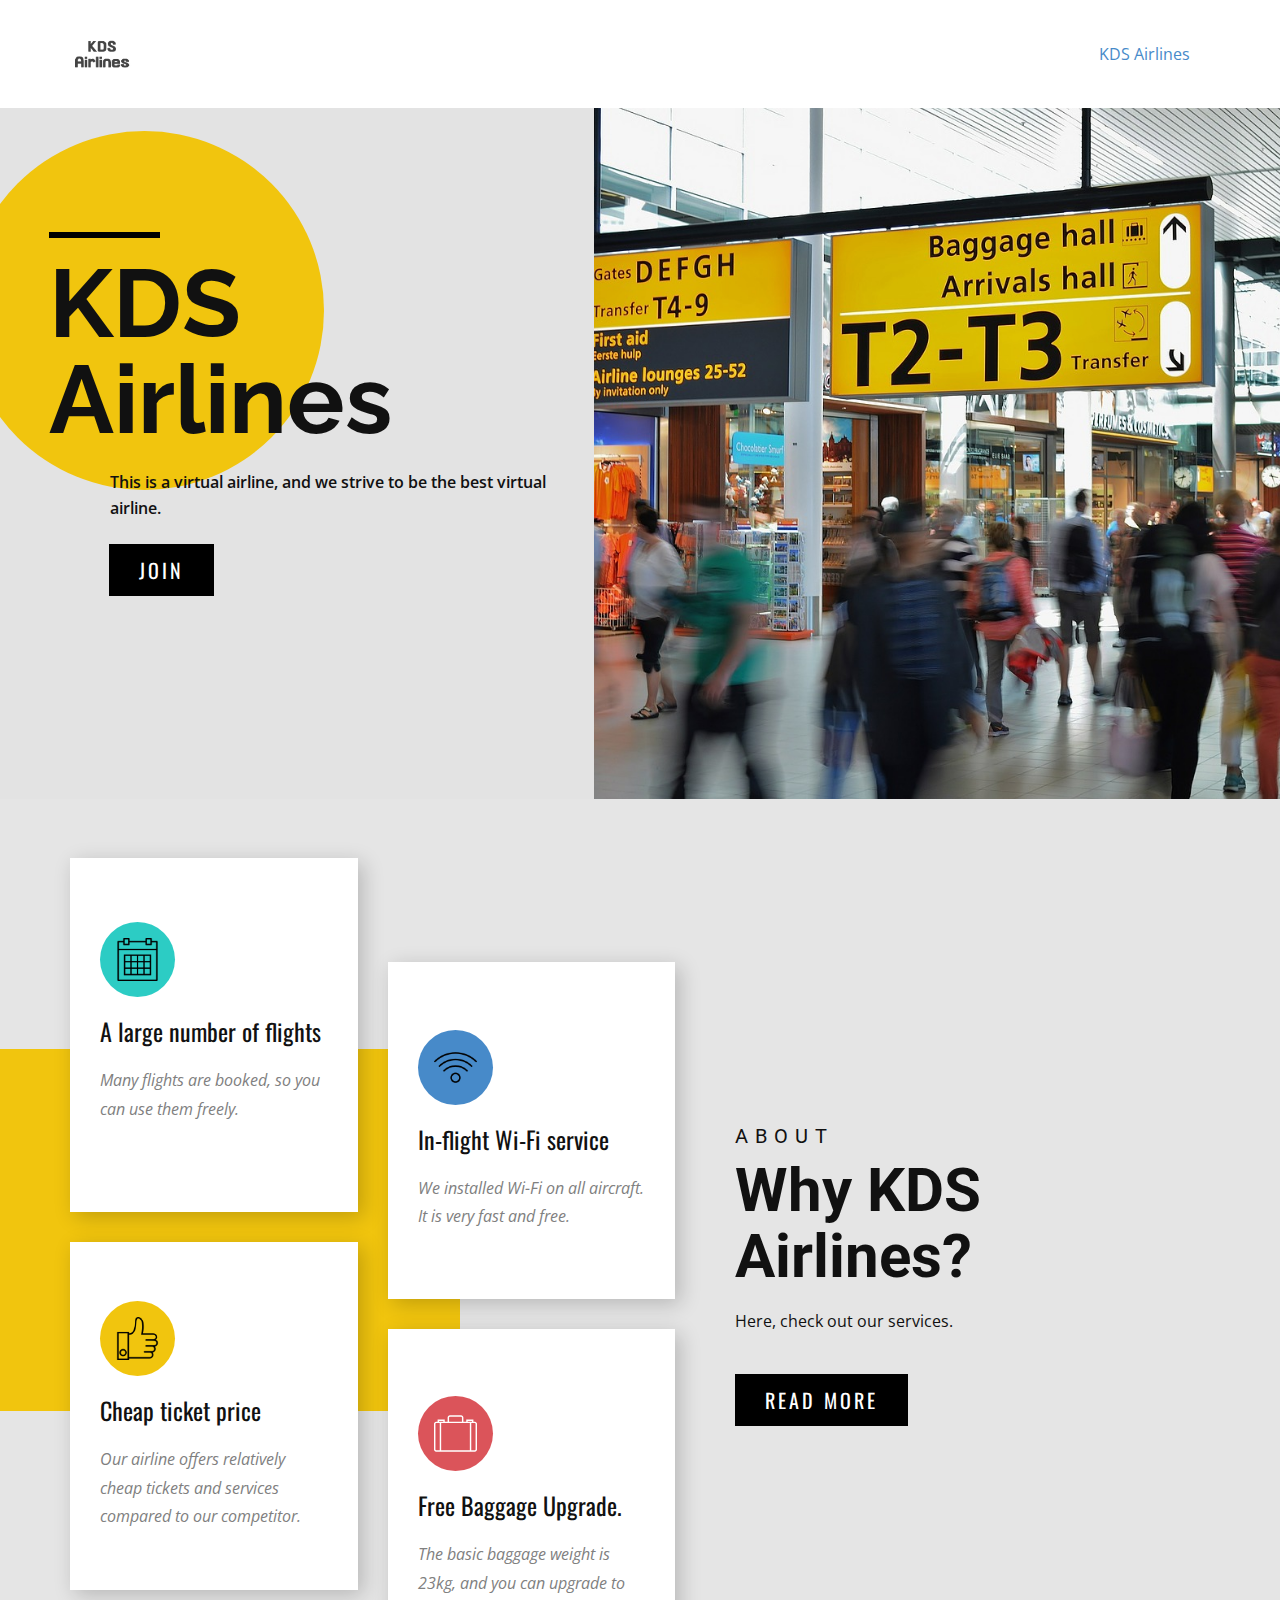
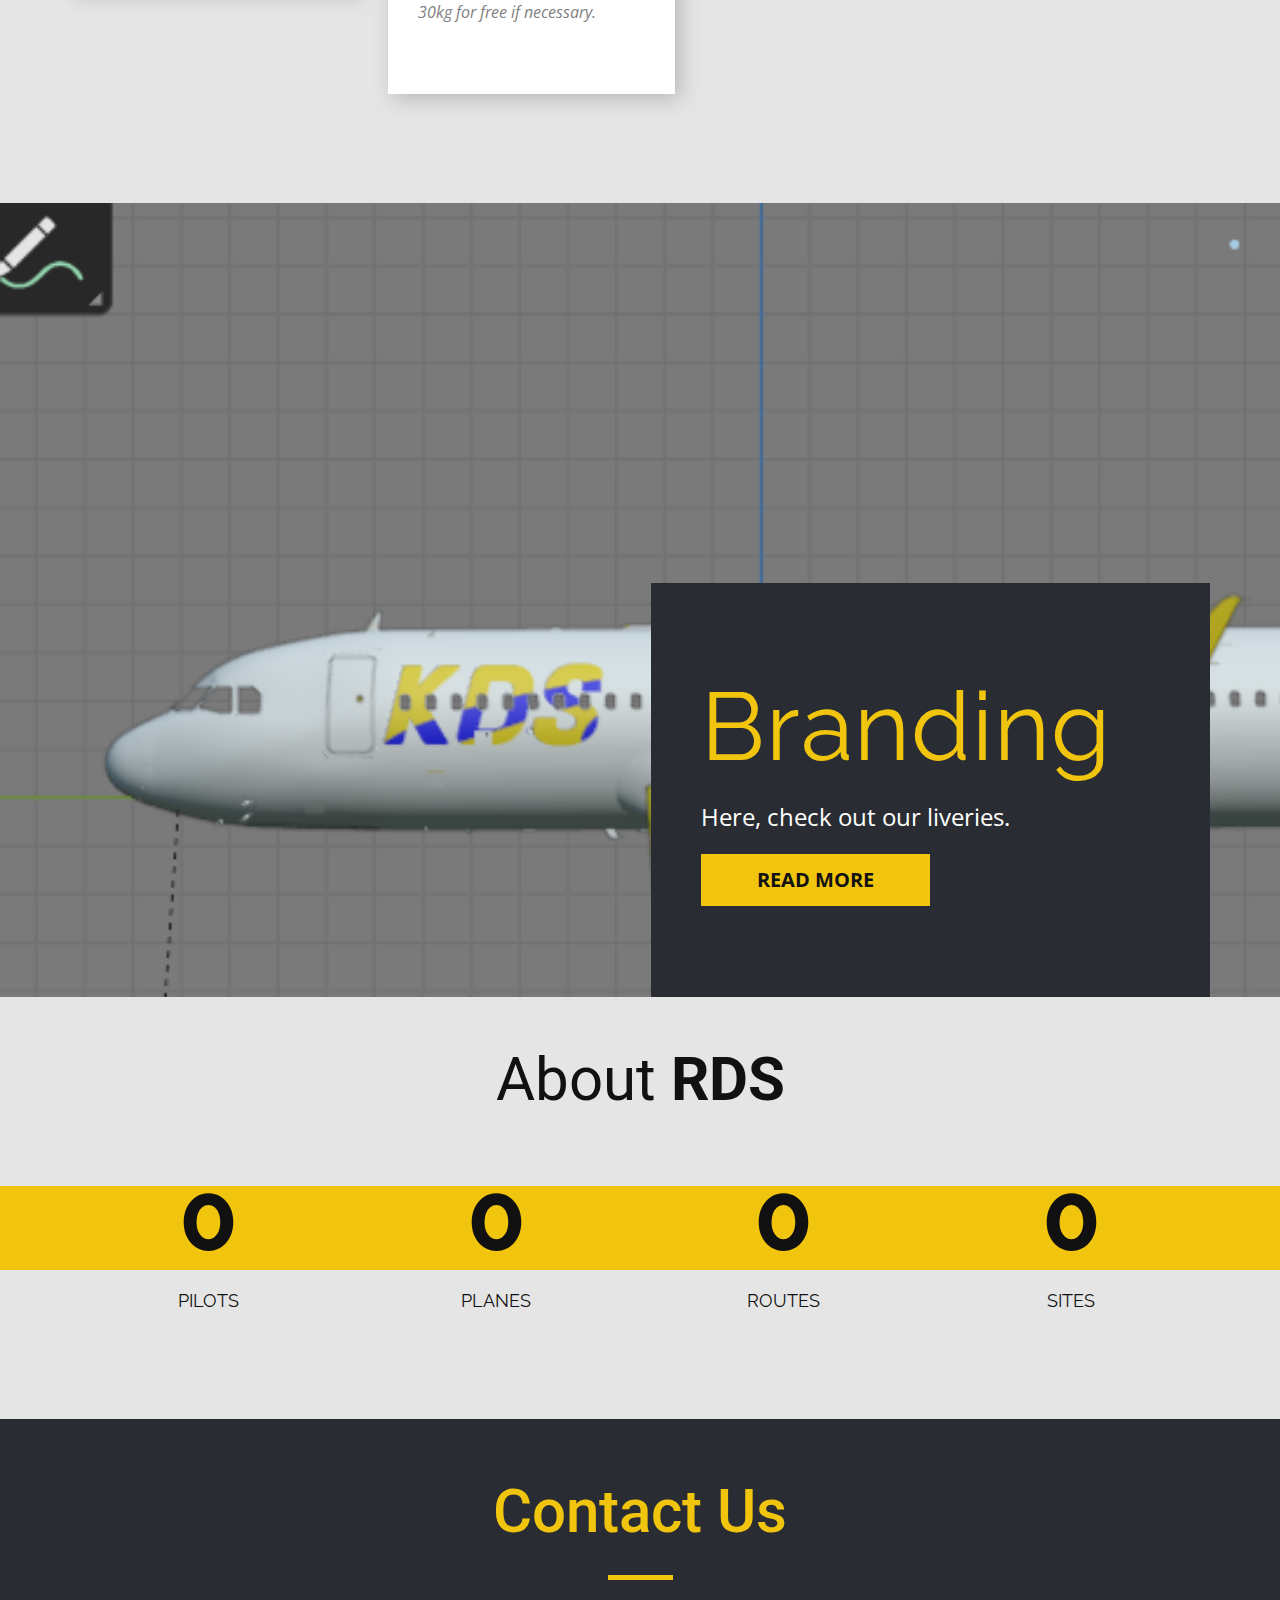
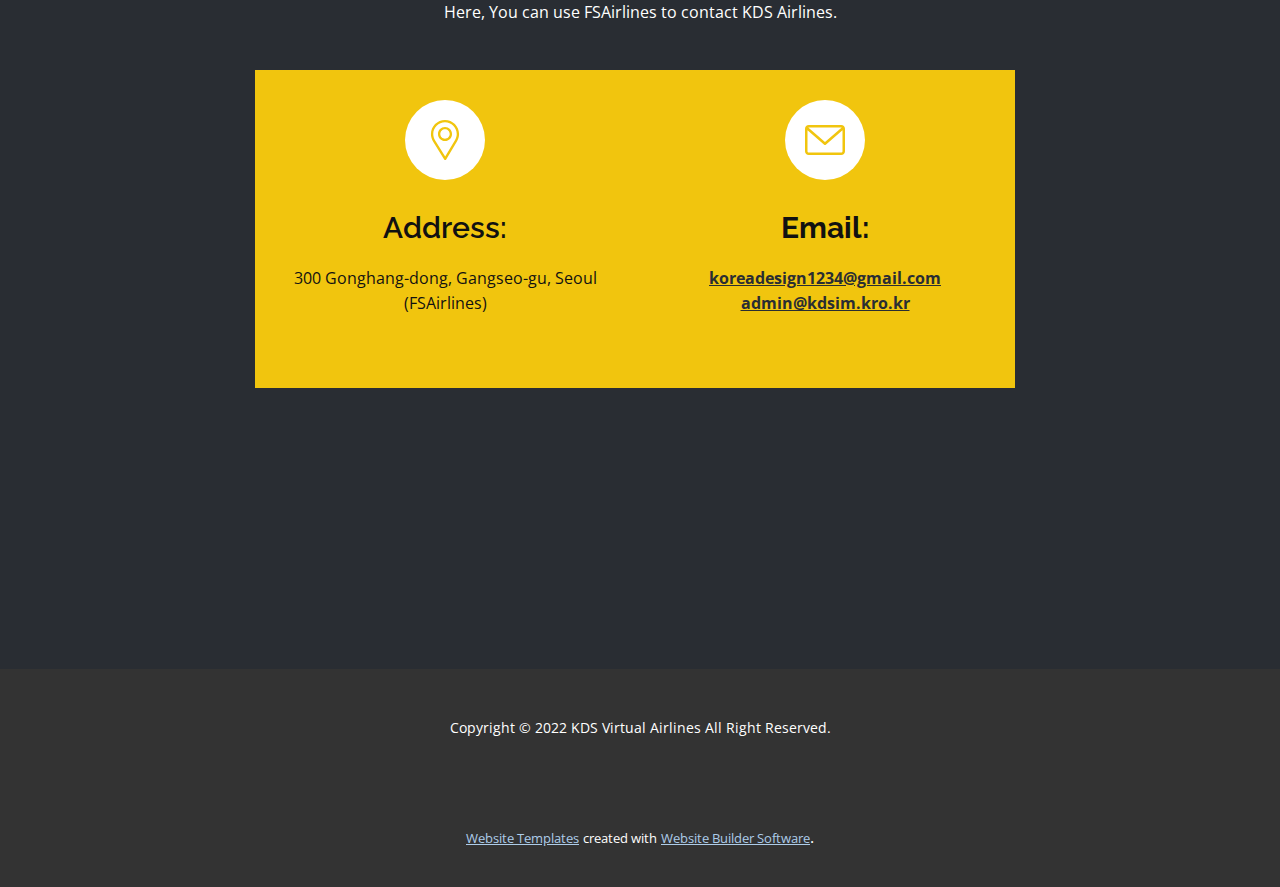
<file: index.html>
<!DOCTYPE html>
<html style="font-size: 16px;">
  <head>
    <meta name="viewport" content="width=device-width, initial-scale=1.0">
    <meta charset="utf-8">
    <meta name="keywords" content="KDS Airlines, Why KDS Airlines?, Virtual Airlines, our perfect team, Branding, About RDS, Contact Us">
    <meta name="description" content="">
    <title>KDS Airlines</title>
    <link rel="stylesheet" href="nicepage.css" media="screen">
<link rel="stylesheet" href="KDS-Airlines.css" media="screen">
    <script class="u-script" type="text/javascript" src="jquery.js" defer=""></script>
    <script class="u-script" type="text/javascript" src="nicepage.js" defer=""></script>
    <meta name="generator" content="Nicepage 4.12.21, nicepage.com">
    <link id="u-theme-google-font" rel="stylesheet" href="https://fonts.googleapis.com/css?family=Roboto:100,100i,300,300i,400,400i,500,500i,700,700i,900,900i|Open+Sans:300,300i,400,400i,500,500i,600,600i,700,700i,800,800i">
    <link id="u-page-google-font" rel="stylesheet" href="https://fonts.googleapis.com/css?family=Raleway:100,100i,200,200i,300,300i,400,400i,500,500i,600,600i,700,700i,800,800i,900,900i|Oswald:200,300,400,500,600,700">
    
    
    
    
    
    
    <script type="application/ld+json">{
		"@context": "http://schema.org",
		"@type": "Organization",
		"name": "",
		"logo": "images/20220508_114719.jpg"
}</script>
    <meta name="theme-color" content="#478ac9">
    <meta property="og:title" content="KDS Airlines">
    <meta property="og:type" content="website">
  </head>
  <body data-home-page="KDS-Airlines.html" data-home-page-title="KDS Airlines" class="u-body u-xl-mode"><header class="u-clearfix u-header u-header" id="sec-850c"><div class="u-clearfix u-sheet u-sheet-1">
        <a href="https://www.kdsair.kro.kr/" class="u-image u-logo u-image-1" data-image-width="200" data-image-height="200" title="KDS AIR MAIN">
          <img src="images/20220508_114719.jpg" class="u-logo-image u-logo-image-1">
        </a>
        <nav class="u-menu u-menu-dropdown u-offcanvas u-menu-1">
          <div class="menu-collapse" style="font-size: 1rem; letter-spacing: 0px;">
            <a class="u-button-style u-custom-left-right-menu-spacing u-custom-padding-bottom u-custom-top-bottom-menu-spacing u-nav-link u-text-active-palette-1-base u-text-hover-palette-2-base" href="#">
              <svg class="u-svg-link" viewBox="0 0 24 24"><use xmlns:xlink="http://www.w3.org/1999/xlink" xlink:href="#menu-hamburger"></use></svg>
              <svg class="u-svg-content" version="1.1" id="menu-hamburger" viewBox="0 0 16 16" x="0px" y="0px" xmlns:xlink="http://www.w3.org/1999/xlink" xmlns="http://www.w3.org/2000/svg"><g><rect y="1" width="16" height="2"></rect><rect y="7" width="16" height="2"></rect><rect y="13" width="16" height="2"></rect>
</g></svg>
            </a>
          </div>
          <div class="u-custom-menu u-nav-container">
            <ul class="u-nav u-unstyled u-nav-1"><li class="u-nav-item"><a class="u-button-style u-nav-link u-text-active-palette-1-base u-text-hover-palette-2-base" href="KDS-Airlines.html" style="padding: 10px 20px;">KDS Airlines</a>
</li></ul>
          </div>
          <div class="u-custom-menu u-nav-container-collapse">
            <div class="u-black u-container-style u-inner-container-layout u-opacity u-opacity-95 u-sidenav">
              <div class="u-inner-container-layout u-sidenav-overflow">
                <div class="u-menu-close"></div>
                <ul class="u-align-center u-nav u-popupmenu-items u-unstyled u-nav-2"><li class="u-nav-item"><a class="u-button-style u-nav-link" href="KDS-Airlines.html">KDS Airlines</a>
</li></ul>
              </div>
            </div>
            <div class="u-black u-menu-overlay u-opacity u-opacity-70"></div>
          </div>
        </nav>
      </div></header>
    <section class="u-clearfix u-image u-section-1" id="carousel_bc9c">
      <div class="u-palette-3-base u-shape u-shape-circle u-shape-1"></div>
      <div class="u-clearfix u-layout-wrap u-layout-wrap-1">
        <div class="u-layout">
          <div class="u-layout-row">
            <div class="u-align-left u-container-style u-layout-cell u-left-cell u-size-26 u-layout-cell-1">
              <div class="u-container-layout u-container-layout-1">
                <div class="u-border-6 u-border-black u-line u-line-horizontal u-line-1"></div>
                <h1 class="u-custom-font u-font-raleway u-text u-title u-text-1">KDS Airlines</h1>
                <p class="u-text u-text-2">This is a virtual airline, and we strive to be the best virtual airline.</p>
                <a href="https://www.fsairlines.net/en/va/RDS" class="u-black u-btn u-button-style u-custom-font u-font-oswald u-hover-palette-3-base u-btn-1" target="_blank">Join</a>
              </div>
            </div>
            <div class="u-container-style u-image u-layout-cell u-right-cell u-size-34 u-image-1" data-image-width="1280" data-image-height="850">
              <div class="u-container-layout u-container-layout-2"></div>
            </div>
          </div>
        </div>
      </div>
    </section>
    <section class="u-align-left u-clearfix u-grey-10 u-section-2" id="carousel_f126">
      <div class="u-palette-3-base u-shape u-shape-rectangle u-shape-1"></div>
      <div class="u-align-left u-container-style u-group u-group-1">
        <div class="u-container-layout u-valign-middle u-container-layout-1">
          <h5 class="u-text u-text-1">about</h5>
          <h2 class="u-text u-text-2">Why KDS Airlines?</h2>
          <p class="u-text u-text-3">Here, check out our services.</p>
          <a href="https://nicepage.review" class="u-black u-btn u-button-style u-custom-font u-font-oswald u-hover-palette-3-base u-btn-1">read more</a>
        </div>
      </div>
      <div class="u-clearfix u-gutter-30 u-layout-wrap u-layout-wrap-1">
        <div class="u-gutter-0 u-layout">
          <div class="u-layout-row">
            <div class="u-size-30">
              <div class="u-layout-col">
                <div class="u-align-left u-container-style u-layout-cell u-right-cell u-size-20 u-size-30-md u-white u-layout-cell-1">
                  <div class="u-container-layout u-container-layout-2"><span class="u-file-icon u-icon u-icon-circle u-palette-4-base u-icon-1"><img src="images/149363.png" alt=""></span>
                    <h4 class="u-custom-font u-font-oswald u-text u-text-default u-text-4">A large number of flights</h4>
                    <p class="u-text u-text-grey-50 u-text-5"> Many flights are booked, so you can use them freely.</p>
                  </div>
                </div>
                <div class="u-align-left u-container-style u-layout-cell u-right-cell u-size-20 u-size-30-md u-white u-layout-cell-2">
                  <div class="u-container-layout u-valign-middle u-container-layout-3"><span class="u-file-icon u-icon u-icon-circle u-palette-3-base u-icon-2"><img src="images/149189.png" alt=""></span>
                    <h4 class="u-custom-font u-font-oswald u-text u-text-default u-text-6"> Cheap ticket price</h4>
                    <p class="u-text u-text-default u-text-grey-50 u-text-7"> Our airline offers relatively cheap tickets and services compared to our competitor.</p>
                  </div>
                </div>
                <div class="u-container-style u-hidden-sm u-hidden-xs u-layout-cell u-right-cell u-size-20 u-size-60-md u-layout-cell-3">
                  <div class="u-container-layout u-container-layout-4"></div>
                </div>
              </div>
            </div>
            <div class="u-size-30">
              <div class="u-layout-col">
                <div class="u-container-style u-hidden-sm u-hidden-xs u-layout-cell u-left-cell u-size-20 u-size-30-md u-layout-cell-4">
                  <div class="u-container-layout u-container-layout-5"></div>
                </div>
                <div class="u-align-left u-container-style u-layout-cell u-left-cell u-size-20 u-size-30-md u-white u-layout-cell-5">
                  <div class="u-container-layout u-valign-middle u-container-layout-6"><span class="u-file-icon u-icon u-icon-circle u-palette-1-base u-icon-3"><img src="images/149193.png" alt=""></span>
                    <h4 class="u-custom-font u-font-oswald u-text u-text-default u-text-8"> In-flight Wi-Fi service</h4>
                    <p class="u-text u-text-default u-text-grey-50 u-text-9"> We installed Wi-Fi on all aircraft. It is very fast and free.</p>
                  </div>
                </div>
                <div class="u-align-left u-container-style u-layout-cell u-left-cell u-size-20 u-size-60-md u-white u-layout-cell-6">
                  <div class="u-container-layout u-valign-middle u-container-layout-7"><span class="u-icon u-icon-circle u-palette-2-base u-icon-4"><svg class="u-svg-link" preserveAspectRatio="xMidYMin slice" viewBox="0 0 60 60" style=""><use xmlns:xlink="http://www.w3.org/1999/xlink" xlink:href="#svg-bf9c"></use></svg><svg class="u-svg-content" viewBox="0 0 60 60" x="0px" y="0px" id="svg-bf9c" style="enable-background:new 0 0 60 60;"><path d="M56.99,13.5H55v-3H45v3h-4V7.706C41,5.938,39.562,4.5,37.794,4.5H22.206C20.438,4.5,19,5.938,19,7.706V13.5h-4v-3H5v3H3.01  C1.351,13.5,0,14.851,0,16.51v35.98c0,1.659,1.351,3.01,3.01,3.01h53.98c1.659,0,3.01-1.351,3.01-3.01V16.51  C60,14.851,58.649,13.5,56.99,13.5z M47,12.5h6v1h-6V12.5z M21,7.706C21,7.041,21.541,6.5,22.206,6.5h15.588  C38.459,6.5,39,7.041,39,7.706V13.5H21V7.706z M19,15.5h22h4h5v38H10v-38h5H19z M7,12.5h6v1H7V12.5z M2,52.49V16.51  c0-0.557,0.453-1.01,1.01-1.01H5h3v38H3.01C2.453,53.5,2,53.047,2,52.49z M58,52.49c0,0.557-0.453,1.01-1.01,1.01H52v-38h3h1.99  c0.557,0,1.01,0.453,1.01,1.01V52.49z"></path></svg></span>
                    <h4 class="u-custom-font u-font-oswald u-text u-text-default u-text-10"> Free Baggage Upgrade.</h4>
                    <p class="u-text u-text-default u-text-grey-50 u-text-11">The basic baggage weight is 23kg, and you can upgrade to 30kg for free if necessary.</p>
                  </div>
                </div>
              </div>
            </div>
          </div>
        </div>
      </div>
    </section>
    <section class="u-clearfix u-image u-section-3" id="carousel_8fb5" data-image-width="913" data-image-height="423">
      <div class="u-clearfix u-sheet u-valign-bottom u-sheet-1">
        <div class="u-align-left u-container-style u-group u-palette-5-dark-3 u-group-1">
          <div class="u-container-layout u-valign-middle u-container-layout-1">
            <h1 class="u-custom-font u-font-raleway u-text u-text-palette-3-base u-text-1">Branding</h1>
            <p class="u-large-text u-text u-text-default u-text-variant u-text-2">Here, check out our liveries.</p>
            <a href="https://nicepage.com/k/arabic-style-html-templates" class="u-btn u-button-style u-palette-3-base u-btn-1">Read More</a>
          </div>
        </div>
      </div>
    </section>
    <section class="u-align-center-lg u-align-center-md u-align-center-xl u-align-left-sm u-align-left-xs u-clearfix u-grey-10 u-section-4" id="carousel_3d10">
      <div class="u-expanded-width u-palette-3-base u-shape u-shape-rectangle u-shape-1"></div>
      <h2 class="u-align-center u-text u-text-1">About <b>RDS</b>
      </h2>
      <div class="u-list u-list-1">
        <div class="u-repeater u-repeater-1">
          <div class="u-align-center u-container-style u-list-item u-repeater-item">
            <div class="u-container-layout u-similar-container u-valign-top u-container-layout-1">
              <h3 class="u-custom-font u-font-raleway u-text u-text-2" data-animation-name="counter" data-animation-event="scroll" data-animation-duration="3000">5</h3>
              <h6 class="u-custom-font u-font-raleway u-text u-text-default u-text-3">Pilots</h6>
            </div>
          </div>
          <div class="u-align-center u-container-style u-list-item u-repeater-item">
            <div class="u-container-layout u-similar-container u-valign-top u-container-layout-2">
              <h3 class="u-custom-font u-font-raleway u-text u-text-4" data-animation-name="counter" data-animation-event="scroll" data-animation-duration="3000">2</h3>
              <h6 class="u-custom-font u-font-raleway u-text u-text-default u-text-5">planes</h6>
            </div>
          </div>
          <div class="u-align-center u-container-style u-list-item u-repeater-item">
            <div class="u-container-layout u-similar-container u-valign-top u-container-layout-3">
              <h3 class="u-custom-font u-font-raleway u-text u-text-6" data-animation-name="counter" data-animation-event="scroll" data-animation-duration="3000">18<br>
              </h3>
              <h6 class="u-custom-font u-font-raleway u-text u-text-default u-text-7">routes</h6>
            </div>
          </div>
          <div class="u-align-center u-container-style u-list-item u-repeater-item">
            <div class="u-container-layout u-similar-container u-valign-top u-container-layout-4">
              <h3 class="u-custom-font u-font-raleway u-text u-text-8" data-animation-name="counter" data-animation-event="scroll" data-animation-duration="3000">1</h3>
              <h6 class="u-custom-font u-font-raleway u-text u-text-default u-text-9">sites</h6>
            </div>
          </div>
        </div>
      </div>
    </section>
    <section class="u-align-center u-clearfix u-palette-5-dark-3 u-valign-bottom-lg u-valign-bottom-md u-valign-bottom-sm u-valign-bottom-xs u-section-5" id="carousel_7762">
      <div class="u-clearfix u-sheet u-sheet-1">
        <h2 class="u-text u-text-palette-3-base u-text-1">Contact Us</h2>
        <div class="u-border-5 u-border-palette-3-base u-line u-line-horizontal u-line-1"></div>
        <p class="u-text u-text-2">Here, ​You can use FSAirlines to contact KDS Airlines.</p>
        <div class="u-clearfix u-gutter-0 u-layout-wrap u-layout-wrap-1">
          <div class="u-gutter-0 u-layout">
            <div class="u-layout-row">
              <div class="u-container-style u-layout-cell u-left-cell u-palette-3-base u-size-20 u-layout-cell-1">
                <div class="u-container-layout u-valign-top u-container-layout-1"><span class="u-icon u-icon-circle u-text-palette-3-base u-white u-icon-1"><svg class="u-svg-link" preserveAspectRatio="xMidYMin slice" viewBox="0 0 512 512" style=""><use xmlns:xlink="http://www.w3.org/1999/xlink" xlink:href="#svg-986a"></use></svg><svg class="u-svg-content" viewBox="0 0 512 512" x="0px" y="0px" id="svg-986a" style="enable-background:new 0 0 512 512;"><g><g><path d="M256,0C156.748,0,76,80.748,76,180c0,33.534,9.289,66.26,26.869,94.652l142.885,230.257    c2.737,4.411,7.559,7.091,12.745,7.091c0.04,0,0.079,0,0.119,0c5.231-0.041,10.063-2.804,12.75-7.292L410.611,272.22    C427.221,244.428,436,212.539,436,180C436,80.748,355.252,0,256,0z M384.866,256.818L258.272,468.186l-129.905-209.34    C113.734,235.214,105.8,207.95,105.8,180c0-82.71,67.49-150.2,150.2-150.2S406.1,97.29,406.1,180    C406.1,207.121,398.689,233.688,384.866,256.818z"></path>
</g>
</g><g><g><path d="M256,90c-49.626,0-90,40.374-90,90c0,49.309,39.717,90,90,90c50.903,0,90-41.233,90-90C346,130.374,305.626,90,256,90z     M256,240.2c-33.257,0-60.2-27.033-60.2-60.2c0-33.084,27.116-60.2,60.2-60.2s60.1,27.116,60.1,60.2    C316.1,212.683,289.784,240.2,256,240.2z"></path>
</g>
</g></svg></span>
                  <h5 class="u-align-center u-custom-font u-font-raleway u-text u-text-3">Address:</h5>
                  <p class="u-align-center u-text u-text-4"> 300 Gonghang-dong, Gangseo-gu, Seoul (FSAirlines)</p>
                </div>
              </div>
              <div class="u-container-style u-layout-cell u-palette-3-base u-size-20 u-layout-cell-2">
                <div class="u-container-layout u-valign-top u-container-layout-2"><span class="u-icon u-icon-circle u-text-palette-3-base u-white u-icon-2"><svg class="u-svg-link" preserveAspectRatio="xMidYMin slice" viewBox="0 0 479.058 479.058" style=""><use xmlns:xlink="http://www.w3.org/1999/xlink" xlink:href="#svg-20cf"></use></svg><svg class="u-svg-content" viewBox="0 0 479.058 479.058" id="svg-20cf"><path d="m434.146 59.882h-389.234c-24.766 0-44.912 20.146-44.912 44.912v269.47c0 24.766 20.146 44.912 44.912 44.912h389.234c24.766 0 44.912-20.146 44.912-44.912v-269.47c0-24.766-20.146-44.912-44.912-44.912zm0 29.941c2.034 0 3.969.422 5.738 1.159l-200.355 173.649-200.356-173.649c1.769-.736 3.704-1.159 5.738-1.159zm0 299.411h-389.234c-8.26 0-14.971-6.71-14.971-14.971v-251.648l199.778 173.141c2.822 2.441 6.316 3.655 9.81 3.655s6.988-1.213 9.81-3.655l199.778-173.141v251.649c-.001 8.26-6.711 14.97-14.971 14.97z"></path></svg></span>
                  <h5 class="u-align-center u-custom-font u-font-raleway u-text u-text-5">Email:</h5>
                  <a href="https://nicepage.com/c/video-website-mockup" class="u-border-active-none u-border-hover-none u-btn u-btn-rectangle u-button-style u-none u-text-hover-palette-2-base u-text-palette-5-dark-3 u-btn-1">koreadesign1234@gmail.com</a>
                  <a href="https://nicepage.com/c/pricing-website-templates" class="u-border-active-none u-border-hover-none u-btn u-btn-rectangle u-button-style u-none u-text-hover-palette-2-base u-text-palette-5-dark-3 u-btn-2">admin@kdsim.kro.kr</a>
                </div>
              </div>
              <div class="u-container-style u-layout-cell u-right-cell u-size-20 u-layout-cell-3">
                <div class="u-container-layout u-container-layout-3"></div>
              </div>
            </div>
          </div>
        </div>
      </div>
    </section>
    
    
    <footer class="u-align-center u-clearfix u-footer u-grey-80 u-footer" id="sec-32f6"><div class="u-clearfix u-sheet u-sheet-1">
        <p class="u-small-text u-text u-text-variant u-text-1">Copyright © 2022 KDS Virtual Airlines All Right Reserved.</p>
      </div></footer>
    <section class="u-backlink u-clearfix u-grey-80">
      <a class="u-link" href="https://nicepage.com/website-templates" target="_blank">
        <span>Website Templates</span>
      </a>
      <p class="u-text">
        <span>created with</span>
      </p>
      <a class="u-link" href="" target="_blank">
        <span>Website Builder Software</span>
      </a>. 
    </section>
  </body>
</html>
</file>
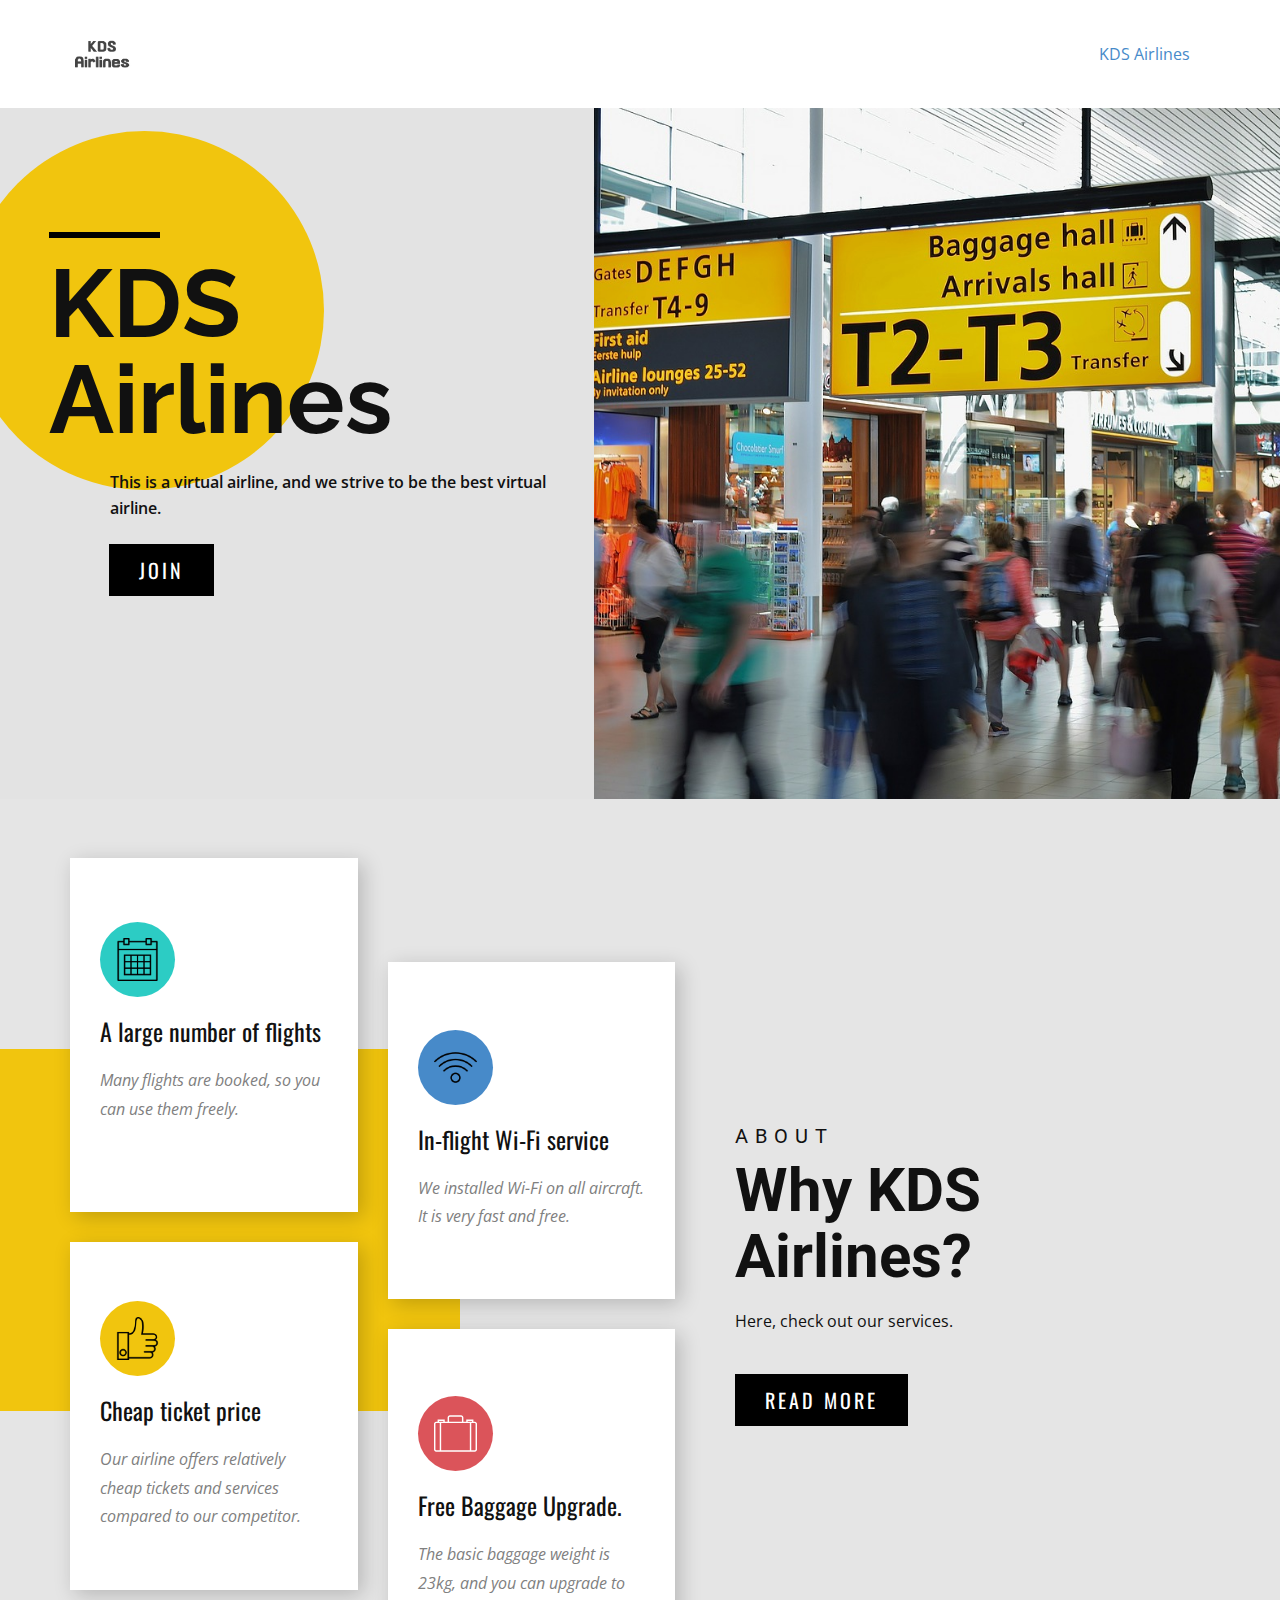
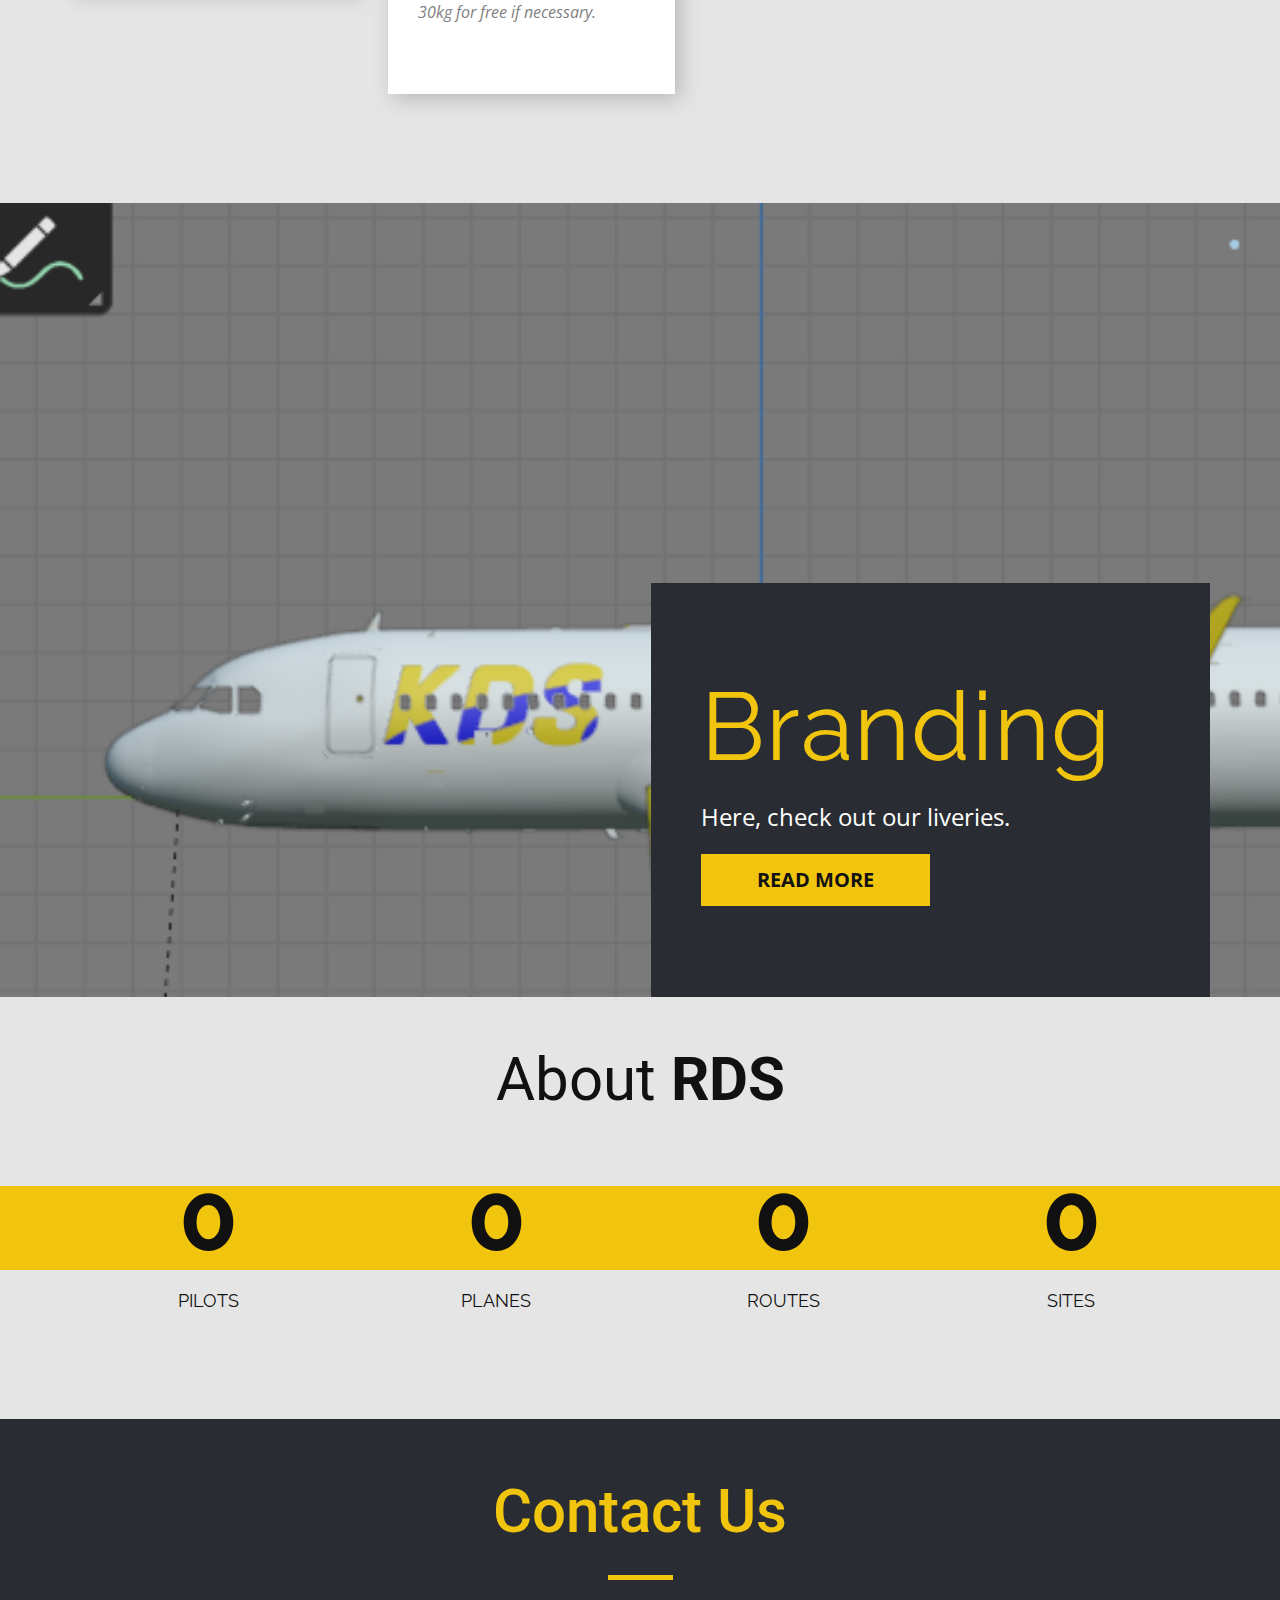
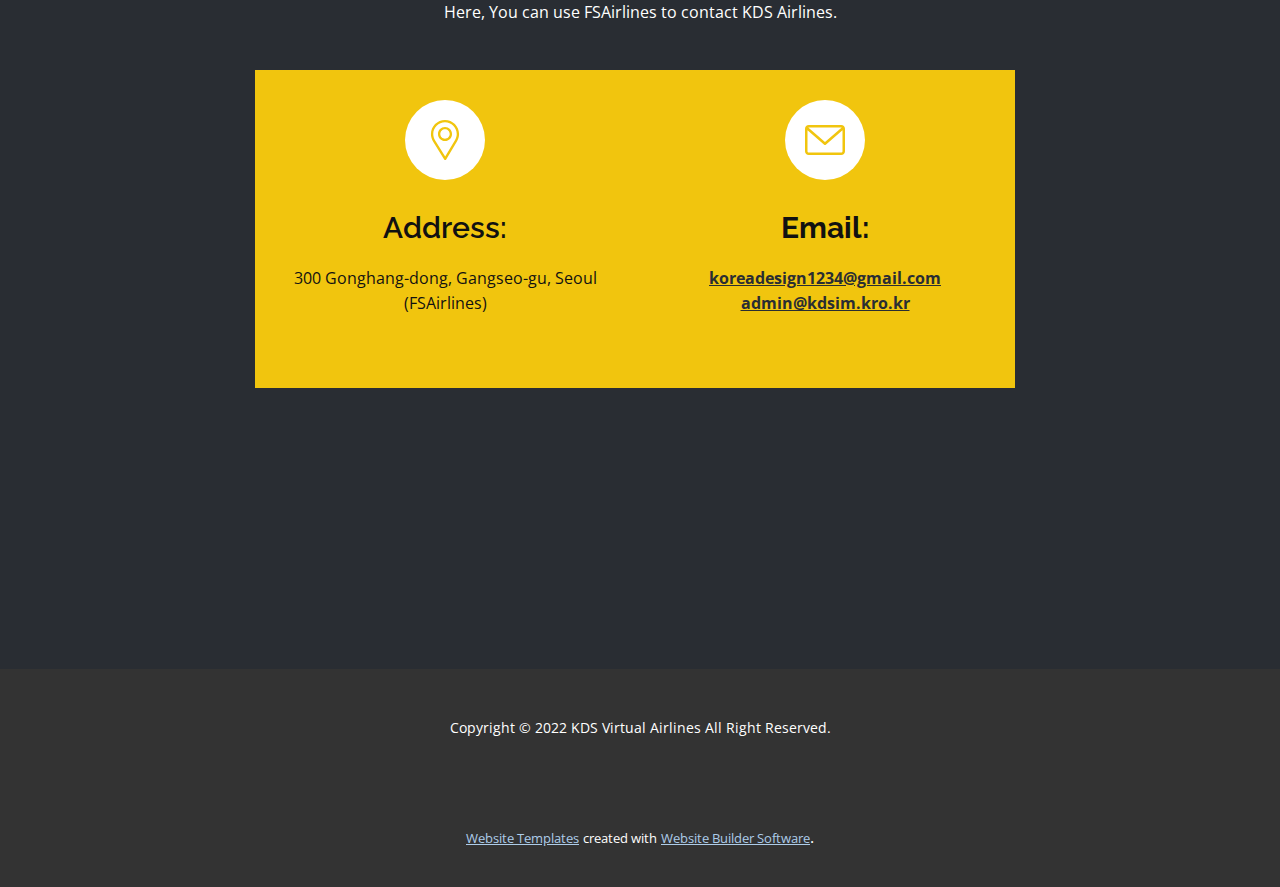
<file: KDS-Airlines.html>
<!DOCTYPE html>
<html style="font-size: 16px;">
  <head>
    <meta name="viewport" content="width=device-width, initial-scale=1.0">
    <meta charset="utf-8">
    <meta name="keywords" content="KDS Airlines, Why KDS Airlines?, Virtual Airlines, our perfect team, Branding, About RDS, Contact Us">
    <meta name="description" content="">
    <title>KDS Airlines</title>
    <link rel="stylesheet" href="nicepage.css" media="screen">
<link rel="stylesheet" href="KDS-Airlines.css" media="screen">
    <script class="u-script" type="text/javascript" src="jquery.js" defer=""></script>
    <script class="u-script" type="text/javascript" src="nicepage.js" defer=""></script>
    <meta name="generator" content="Nicepage 4.12.21, nicepage.com">
    <link id="u-theme-google-font" rel="stylesheet" href="https://fonts.googleapis.com/css?family=Roboto:100,100i,300,300i,400,400i,500,500i,700,700i,900,900i|Open+Sans:300,300i,400,400i,500,500i,600,600i,700,700i,800,800i">
    <link id="u-page-google-font" rel="stylesheet" href="https://fonts.googleapis.com/css?family=Raleway:100,100i,200,200i,300,300i,400,400i,500,500i,600,600i,700,700i,800,800i,900,900i|Oswald:200,300,400,500,600,700">
    
    
    
    
    
    
    <script type="application/ld+json">{
		"@context": "http://schema.org",
		"@type": "Organization",
		"name": "",
		"logo": "images/20220508_114719.jpg"
}</script>
    <meta name="theme-color" content="#478ac9">
    <meta property="og:title" content="KDS Airlines">
    <meta property="og:type" content="website">
  </head>
  <body class="u-body u-xl-mode"><header class="u-clearfix u-header u-header" id="sec-850c"><div class="u-clearfix u-sheet u-sheet-1">
        <a href="https://www.kdsair.kro.kr/" class="u-image u-logo u-image-1" data-image-width="200" data-image-height="200" title="KDS AIR MAIN">
          <img src="images/20220508_114719.jpg" class="u-logo-image u-logo-image-1">
        </a>
        <nav class="u-menu u-menu-dropdown u-offcanvas u-menu-1">
          <div class="menu-collapse" style="font-size: 1rem; letter-spacing: 0px;">
            <a class="u-button-style u-custom-left-right-menu-spacing u-custom-padding-bottom u-custom-top-bottom-menu-spacing u-nav-link u-text-active-palette-1-base u-text-hover-palette-2-base" href="#">
              <svg class="u-svg-link" viewBox="0 0 24 24"><use xmlns:xlink="http://www.w3.org/1999/xlink" xlink:href="#menu-hamburger"></use></svg>
              <svg class="u-svg-content" version="1.1" id="menu-hamburger" viewBox="0 0 16 16" x="0px" y="0px" xmlns:xlink="http://www.w3.org/1999/xlink" xmlns="http://www.w3.org/2000/svg"><g><rect y="1" width="16" height="2"></rect><rect y="7" width="16" height="2"></rect><rect y="13" width="16" height="2"></rect>
</g></svg>
            </a>
          </div>
          <div class="u-custom-menu u-nav-container">
            <ul class="u-nav u-unstyled u-nav-1"><li class="u-nav-item"><a class="u-button-style u-nav-link u-text-active-palette-1-base u-text-hover-palette-2-base" href="KDS-Airlines.html" style="padding: 10px 20px;">KDS Airlines</a>
</li></ul>
          </div>
          <div class="u-custom-menu u-nav-container-collapse">
            <div class="u-black u-container-style u-inner-container-layout u-opacity u-opacity-95 u-sidenav">
              <div class="u-inner-container-layout u-sidenav-overflow">
                <div class="u-menu-close"></div>
                <ul class="u-align-center u-nav u-popupmenu-items u-unstyled u-nav-2"><li class="u-nav-item"><a class="u-button-style u-nav-link" href="KDS-Airlines.html">KDS Airlines</a>
</li></ul>
              </div>
            </div>
            <div class="u-black u-menu-overlay u-opacity u-opacity-70"></div>
          </div>
        </nav>
      </div></header>
    <section class="u-clearfix u-image u-section-1" id="carousel_bc9c">
      <div class="u-palette-3-base u-shape u-shape-circle u-shape-1"></div>
      <div class="u-clearfix u-layout-wrap u-layout-wrap-1">
        <div class="u-layout">
          <div class="u-layout-row">
            <div class="u-align-left u-container-style u-layout-cell u-left-cell u-size-26 u-layout-cell-1">
              <div class="u-container-layout u-container-layout-1">
                <div class="u-border-6 u-border-black u-line u-line-horizontal u-line-1"></div>
                <h1 class="u-custom-font u-font-raleway u-text u-title u-text-1">KDS Airlines</h1>
                <p class="u-text u-text-2">This is a virtual airline, and we strive to be the best virtual airline.</p>
                <a href="https://www.fsairlines.net/en/va/RDS" class="u-black u-btn u-button-style u-custom-font u-font-oswald u-hover-palette-3-base u-btn-1" target="_blank">Join</a>
              </div>
            </div>
            <div class="u-container-style u-image u-layout-cell u-right-cell u-size-34 u-image-1" data-image-width="1280" data-image-height="850">
              <div class="u-container-layout u-container-layout-2"></div>
            </div>
          </div>
        </div>
      </div>
    </section>
    <section class="u-align-left u-clearfix u-grey-10 u-section-2" id="carousel_f126">
      <div class="u-palette-3-base u-shape u-shape-rectangle u-shape-1"></div>
      <div class="u-align-left u-container-style u-group u-group-1">
        <div class="u-container-layout u-valign-middle u-container-layout-1">
          <h5 class="u-text u-text-1">about</h5>
          <h2 class="u-text u-text-2">Why KDS Airlines?</h2>
          <p class="u-text u-text-3">Here, check out our services.</p>
          <a href="https://nicepage.review" class="u-black u-btn u-button-style u-custom-font u-font-oswald u-hover-palette-3-base u-btn-1">read more</a>
        </div>
      </div>
      <div class="u-clearfix u-gutter-30 u-layout-wrap u-layout-wrap-1">
        <div class="u-gutter-0 u-layout">
          <div class="u-layout-row">
            <div class="u-size-30">
              <div class="u-layout-col">
                <div class="u-align-left u-container-style u-layout-cell u-right-cell u-size-20 u-size-30-md u-white u-layout-cell-1">
                  <div class="u-container-layout u-container-layout-2"><span class="u-file-icon u-icon u-icon-circle u-palette-4-base u-icon-1"><img src="images/149363.png" alt=""></span>
                    <h4 class="u-custom-font u-font-oswald u-text u-text-default u-text-4">A large number of flights</h4>
                    <p class="u-text u-text-grey-50 u-text-5"> Many flights are booked, so you can use them freely.</p>
                  </div>
                </div>
                <div class="u-align-left u-container-style u-layout-cell u-right-cell u-size-20 u-size-30-md u-white u-layout-cell-2">
                  <div class="u-container-layout u-valign-middle u-container-layout-3"><span class="u-file-icon u-icon u-icon-circle u-palette-3-base u-icon-2"><img src="images/149189.png" alt=""></span>
                    <h4 class="u-custom-font u-font-oswald u-text u-text-default u-text-6"> Cheap ticket price</h4>
                    <p class="u-text u-text-default u-text-grey-50 u-text-7"> Our airline offers relatively cheap tickets and services compared to our competitor.</p>
                  </div>
                </div>
                <div class="u-container-style u-hidden-sm u-hidden-xs u-layout-cell u-right-cell u-size-20 u-size-60-md u-layout-cell-3">
                  <div class="u-container-layout u-container-layout-4"></div>
                </div>
              </div>
            </div>
            <div class="u-size-30">
              <div class="u-layout-col">
                <div class="u-container-style u-hidden-sm u-hidden-xs u-layout-cell u-left-cell u-size-20 u-size-30-md u-layout-cell-4">
                  <div class="u-container-layout u-container-layout-5"></div>
                </div>
                <div class="u-align-left u-container-style u-layout-cell u-left-cell u-size-20 u-size-30-md u-white u-layout-cell-5">
                  <div class="u-container-layout u-valign-middle u-container-layout-6"><span class="u-file-icon u-icon u-icon-circle u-palette-1-base u-icon-3"><img src="images/149193.png" alt=""></span>
                    <h4 class="u-custom-font u-font-oswald u-text u-text-default u-text-8"> In-flight Wi-Fi service</h4>
                    <p class="u-text u-text-default u-text-grey-50 u-text-9"> We installed Wi-Fi on all aircraft. It is very fast and free.</p>
                  </div>
                </div>
                <div class="u-align-left u-container-style u-layout-cell u-left-cell u-size-20 u-size-60-md u-white u-layout-cell-6">
                  <div class="u-container-layout u-valign-middle u-container-layout-7"><span class="u-icon u-icon-circle u-palette-2-base u-icon-4"><svg class="u-svg-link" preserveAspectRatio="xMidYMin slice" viewBox="0 0 60 60" style=""><use xmlns:xlink="http://www.w3.org/1999/xlink" xlink:href="#svg-bf9c"></use></svg><svg class="u-svg-content" viewBox="0 0 60 60" x="0px" y="0px" id="svg-bf9c" style="enable-background:new 0 0 60 60;"><path d="M56.99,13.5H55v-3H45v3h-4V7.706C41,5.938,39.562,4.5,37.794,4.5H22.206C20.438,4.5,19,5.938,19,7.706V13.5h-4v-3H5v3H3.01  C1.351,13.5,0,14.851,0,16.51v35.98c0,1.659,1.351,3.01,3.01,3.01h53.98c1.659,0,3.01-1.351,3.01-3.01V16.51  C60,14.851,58.649,13.5,56.99,13.5z M47,12.5h6v1h-6V12.5z M21,7.706C21,7.041,21.541,6.5,22.206,6.5h15.588  C38.459,6.5,39,7.041,39,7.706V13.5H21V7.706z M19,15.5h22h4h5v38H10v-38h5H19z M7,12.5h6v1H7V12.5z M2,52.49V16.51  c0-0.557,0.453-1.01,1.01-1.01H5h3v38H3.01C2.453,53.5,2,53.047,2,52.49z M58,52.49c0,0.557-0.453,1.01-1.01,1.01H52v-38h3h1.99  c0.557,0,1.01,0.453,1.01,1.01V52.49z"></path></svg></span>
                    <h4 class="u-custom-font u-font-oswald u-text u-text-default u-text-10"> Free Baggage Upgrade.</h4>
                    <p class="u-text u-text-default u-text-grey-50 u-text-11">The basic baggage weight is 23kg, and you can upgrade to 30kg for free if necessary.</p>
                  </div>
                </div>
              </div>
            </div>
          </div>
        </div>
      </div>
    </section>
    <section class="u-clearfix u-image u-section-3" id="carousel_8fb5" data-image-width="913" data-image-height="423">
      <div class="u-clearfix u-sheet u-valign-bottom u-sheet-1">
        <div class="u-align-left u-container-style u-group u-palette-5-dark-3 u-group-1">
          <div class="u-container-layout u-valign-middle u-container-layout-1">
            <h1 class="u-custom-font u-font-raleway u-text u-text-palette-3-base u-text-1">Branding</h1>
            <p class="u-large-text u-text u-text-default u-text-variant u-text-2">Here, check out our liveries.</p>
            <a href="https://nicepage.com/k/arabic-style-html-templates" class="u-btn u-button-style u-palette-3-base u-btn-1">Read More</a>
          </div>
        </div>
      </div>
    </section>
    <section class="u-align-center-lg u-align-center-md u-align-center-xl u-align-left-sm u-align-left-xs u-clearfix u-grey-10 u-section-4" id="carousel_3d10">
      <div class="u-expanded-width u-palette-3-base u-shape u-shape-rectangle u-shape-1"></div>
      <h2 class="u-align-center u-text u-text-1">About <b>RDS</b>
      </h2>
      <div class="u-list u-list-1">
        <div class="u-repeater u-repeater-1">
          <div class="u-align-center u-container-style u-list-item u-repeater-item">
            <div class="u-container-layout u-similar-container u-valign-top u-container-layout-1">
              <h3 class="u-custom-font u-font-raleway u-text u-text-2" data-animation-name="counter" data-animation-event="scroll" data-animation-duration="3000">5</h3>
              <h6 class="u-custom-font u-font-raleway u-text u-text-default u-text-3">Pilots</h6>
            </div>
          </div>
          <div class="u-align-center u-container-style u-list-item u-repeater-item">
            <div class="u-container-layout u-similar-container u-valign-top u-container-layout-2">
              <h3 class="u-custom-font u-font-raleway u-text u-text-4" data-animation-name="counter" data-animation-event="scroll" data-animation-duration="3000">2</h3>
              <h6 class="u-custom-font u-font-raleway u-text u-text-default u-text-5">planes</h6>
            </div>
          </div>
          <div class="u-align-center u-container-style u-list-item u-repeater-item">
            <div class="u-container-layout u-similar-container u-valign-top u-container-layout-3">
              <h3 class="u-custom-font u-font-raleway u-text u-text-6" data-animation-name="counter" data-animation-event="scroll" data-animation-duration="3000">18<br>
              </h3>
              <h6 class="u-custom-font u-font-raleway u-text u-text-default u-text-7">routes</h6>
            </div>
          </div>
          <div class="u-align-center u-container-style u-list-item u-repeater-item">
            <div class="u-container-layout u-similar-container u-valign-top u-container-layout-4">
              <h3 class="u-custom-font u-font-raleway u-text u-text-8" data-animation-name="counter" data-animation-event="scroll" data-animation-duration="3000">1</h3>
              <h6 class="u-custom-font u-font-raleway u-text u-text-default u-text-9">sites</h6>
            </div>
          </div>
        </div>
      </div>
    </section>
    <section class="u-align-center u-clearfix u-palette-5-dark-3 u-valign-bottom-lg u-valign-bottom-md u-valign-bottom-sm u-valign-bottom-xs u-section-5" id="carousel_7762">
      <div class="u-clearfix u-sheet u-sheet-1">
        <h2 class="u-text u-text-palette-3-base u-text-1">Contact Us</h2>
        <div class="u-border-5 u-border-palette-3-base u-line u-line-horizontal u-line-1"></div>
        <p class="u-text u-text-2">Here, ​You can use FSAirlines to contact KDS Airlines.</p>
        <div class="u-clearfix u-gutter-0 u-layout-wrap u-layout-wrap-1">
          <div class="u-gutter-0 u-layout">
            <div class="u-layout-row">
              <div class="u-container-style u-layout-cell u-left-cell u-palette-3-base u-size-20 u-layout-cell-1">
                <div class="u-container-layout u-valign-top u-container-layout-1"><span class="u-icon u-icon-circle u-text-palette-3-base u-white u-icon-1"><svg class="u-svg-link" preserveAspectRatio="xMidYMin slice" viewBox="0 0 512 512" style=""><use xmlns:xlink="http://www.w3.org/1999/xlink" xlink:href="#svg-986a"></use></svg><svg class="u-svg-content" viewBox="0 0 512 512" x="0px" y="0px" id="svg-986a" style="enable-background:new 0 0 512 512;"><g><g><path d="M256,0C156.748,0,76,80.748,76,180c0,33.534,9.289,66.26,26.869,94.652l142.885,230.257    c2.737,4.411,7.559,7.091,12.745,7.091c0.04,0,0.079,0,0.119,0c5.231-0.041,10.063-2.804,12.75-7.292L410.611,272.22    C427.221,244.428,436,212.539,436,180C436,80.748,355.252,0,256,0z M384.866,256.818L258.272,468.186l-129.905-209.34    C113.734,235.214,105.8,207.95,105.8,180c0-82.71,67.49-150.2,150.2-150.2S406.1,97.29,406.1,180    C406.1,207.121,398.689,233.688,384.866,256.818z"></path>
</g>
</g><g><g><path d="M256,90c-49.626,0-90,40.374-90,90c0,49.309,39.717,90,90,90c50.903,0,90-41.233,90-90C346,130.374,305.626,90,256,90z     M256,240.2c-33.257,0-60.2-27.033-60.2-60.2c0-33.084,27.116-60.2,60.2-60.2s60.1,27.116,60.1,60.2    C316.1,212.683,289.784,240.2,256,240.2z"></path>
</g>
</g></svg></span>
                  <h5 class="u-align-center u-custom-font u-font-raleway u-text u-text-3">Address:</h5>
                  <p class="u-align-center u-text u-text-4"> 300 Gonghang-dong, Gangseo-gu, Seoul (FSAirlines)</p>
                </div>
              </div>
              <div class="u-container-style u-layout-cell u-palette-3-base u-size-20 u-layout-cell-2">
                <div class="u-container-layout u-valign-top u-container-layout-2"><span class="u-icon u-icon-circle u-text-palette-3-base u-white u-icon-2"><svg class="u-svg-link" preserveAspectRatio="xMidYMin slice" viewBox="0 0 479.058 479.058" style=""><use xmlns:xlink="http://www.w3.org/1999/xlink" xlink:href="#svg-20cf"></use></svg><svg class="u-svg-content" viewBox="0 0 479.058 479.058" id="svg-20cf"><path d="m434.146 59.882h-389.234c-24.766 0-44.912 20.146-44.912 44.912v269.47c0 24.766 20.146 44.912 44.912 44.912h389.234c24.766 0 44.912-20.146 44.912-44.912v-269.47c0-24.766-20.146-44.912-44.912-44.912zm0 29.941c2.034 0 3.969.422 5.738 1.159l-200.355 173.649-200.356-173.649c1.769-.736 3.704-1.159 5.738-1.159zm0 299.411h-389.234c-8.26 0-14.971-6.71-14.971-14.971v-251.648l199.778 173.141c2.822 2.441 6.316 3.655 9.81 3.655s6.988-1.213 9.81-3.655l199.778-173.141v251.649c-.001 8.26-6.711 14.97-14.971 14.97z"></path></svg></span>
                  <h5 class="u-align-center u-custom-font u-font-raleway u-text u-text-5">Email:</h5>
                  <a href="https://nicepage.com/c/video-website-mockup" class="u-border-active-none u-border-hover-none u-btn u-btn-rectangle u-button-style u-none u-text-hover-palette-2-base u-text-palette-5-dark-3 u-btn-1">koreadesign1234@gmail.com</a>
                  <a href="https://nicepage.com/c/pricing-website-templates" class="u-border-active-none u-border-hover-none u-btn u-btn-rectangle u-button-style u-none u-text-hover-palette-2-base u-text-palette-5-dark-3 u-btn-2">admin@kdsim.kro.kr</a>
                </div>
              </div>
              <div class="u-container-style u-layout-cell u-right-cell u-size-20 u-layout-cell-3">
                <div class="u-container-layout u-container-layout-3"></div>
              </div>
            </div>
          </div>
        </div>
      </div>
    </section>
    
    
    <footer class="u-align-center u-clearfix u-footer u-grey-80 u-footer" id="sec-32f6"><div class="u-clearfix u-sheet u-sheet-1">
        <p class="u-small-text u-text u-text-variant u-text-1">Copyright © 2022 KDS Virtual Airlines All Right Reserved.</p>
      </div></footer>
    <section class="u-backlink u-clearfix u-grey-80">
      <a class="u-link" href="https://nicepage.com/website-templates" target="_blank">
        <span>Website Templates</span>
      </a>
      <p class="u-text">
        <span>created with</span>
      </p>
      <a class="u-link" href="" target="_blank">
        <span>Website Builder Software</span>
      </a>. 
    </section>
  </body>
</html>
</file>
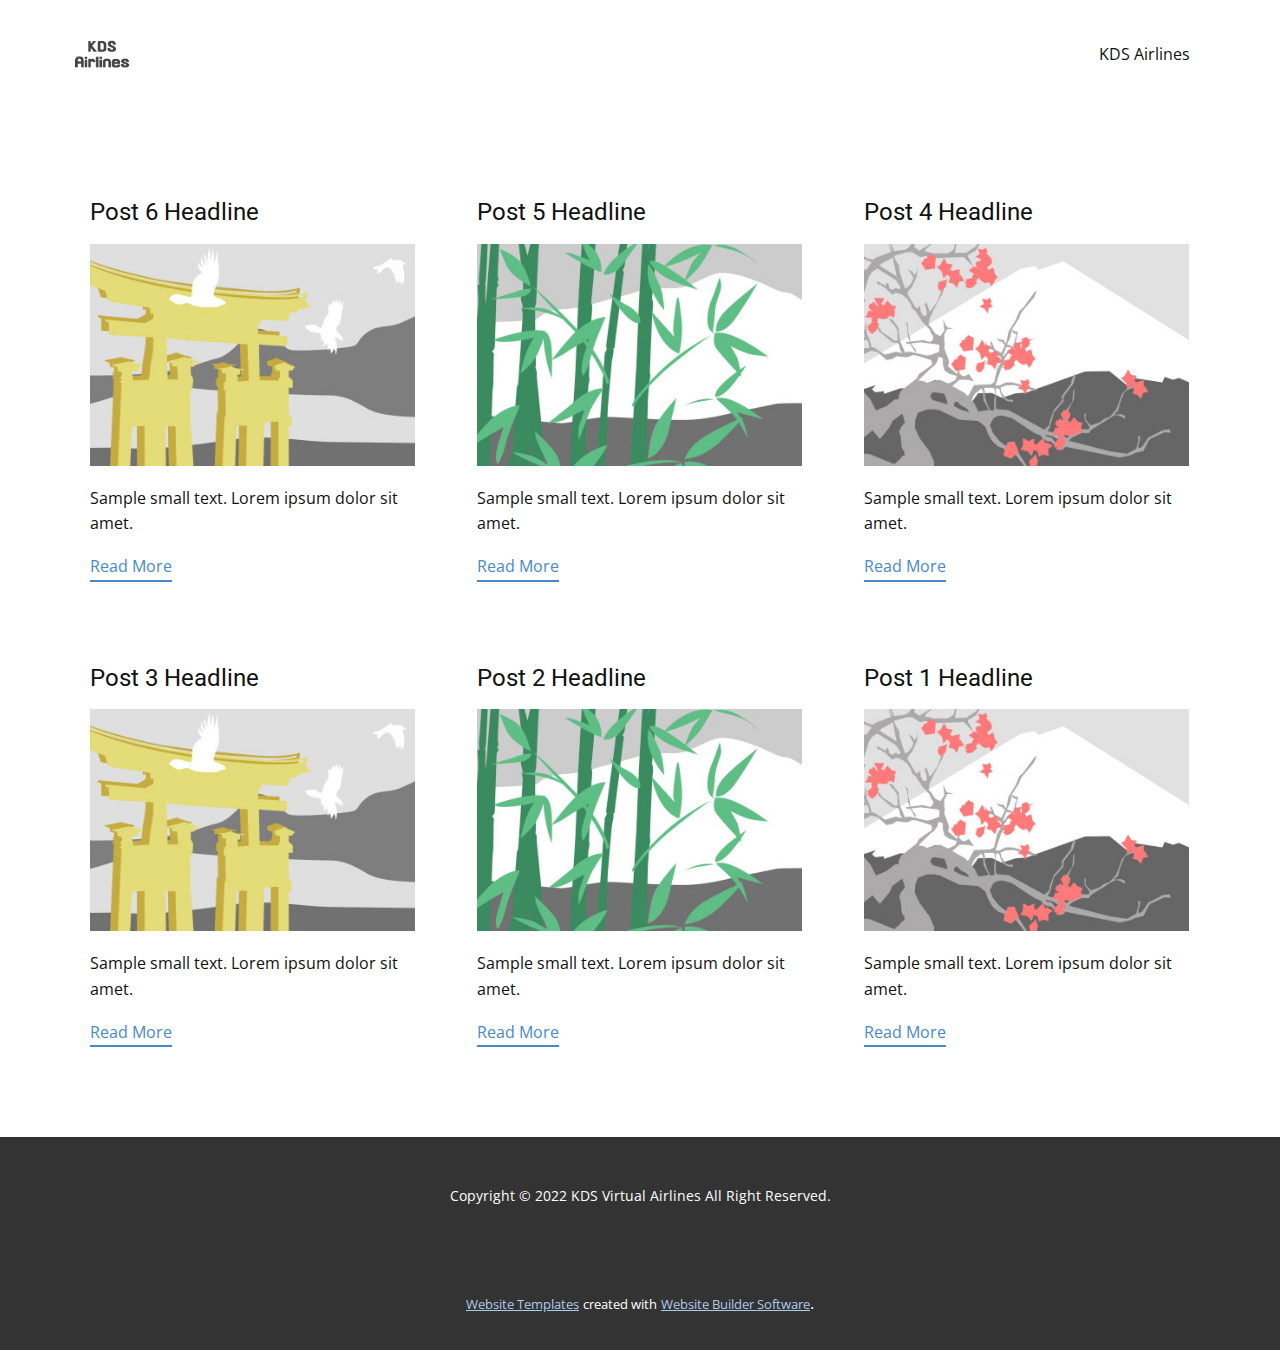
<file: blog/blog.html>
<html style="font-size: 16px;"><head>
    <meta name="viewport" content="width=device-width, initial-scale=1.0">
    <meta charset="utf-8">
    <meta name="keywords" content="">
    <meta name="description" content="">
    <title>Blog Template</title>
    <link rel="stylesheet" href="../nicepage.css" media="screen">
<link rel="stylesheet" href="../Blog-Template.css" media="screen">
    <script class="u-script" type="text/javascript" src="../jquery.js" defer=""></script>
    <script class="u-script" type="text/javascript" src="../nicepage.js" defer=""></script>
    <meta name="generator" content="Nicepage 4.12.21, nicepage.com">
    <link id="u-theme-google-font" rel="stylesheet" href="https://fonts.googleapis.com/css?family=Roboto:100,100i,300,300i,400,400i,500,500i,700,700i,900,900i|Open+Sans:300,300i,400,400i,500,500i,600,600i,700,700i,800,800i">
    
    
    <script type="application/ld+json">{
		"@context": "http://schema.org",
		"@type": "Organization",
		"name": "",
		"logo": "images/20220508_114719.jpg"
}</script>
    <meta name="theme-color" content="#478ac9">
  </head>
  <body class="u-body u-xl-mode"><header class="u-clearfix u-header u-header" id="sec-850c"><div class="u-clearfix u-sheet u-sheet-1">
        <a href="https://www.kdsair.kro.kr/" class="u-image u-logo u-image-1" data-image-width="200" data-image-height="200" title="KDS AIR MAIN">
          <img src="../images/20220508_114719.jpg" class="u-logo-image u-logo-image-1">
        </a>
        <nav class="u-menu u-menu-dropdown u-offcanvas u-menu-1">
          <div class="menu-collapse" style="font-size: 1rem; letter-spacing: 0px;">
            <a class="u-button-style u-custom-left-right-menu-spacing u-custom-padding-bottom u-custom-top-bottom-menu-spacing u-nav-link u-text-active-palette-1-base u-text-hover-palette-2-base" href="#">
              <svg class="u-svg-link" viewBox="0 0 24 24"><use xmlns:xlink="http://www.w3.org/1999/xlink" xlink:href="#menu-hamburger"></use></svg>
              <svg class="u-svg-content" version="1.1" id="menu-hamburger" viewBox="0 0 16 16" x="0px" y="0px" xmlns:xlink="http://www.w3.org/1999/xlink" xmlns="http://www.w3.org/2000/svg"><g><rect y="1" width="16" height="2"></rect><rect y="7" width="16" height="2"></rect><rect y="13" width="16" height="2"></rect>
</g></svg>
            </a>
          </div>
          <div class="u-custom-menu u-nav-container">
            <ul class="u-nav u-unstyled u-nav-1"><li class="u-nav-item"><a class="u-button-style u-nav-link u-text-active-palette-1-base u-text-hover-palette-2-base" href="../KDS-Airlines.html" style="padding: 10px 20px;">KDS Airlines</a>
</li></ul>
          </div>
          <div class="u-custom-menu u-nav-container-collapse">
            <div class="u-black u-container-style u-inner-container-layout u-opacity u-opacity-95 u-sidenav">
              <div class="u-inner-container-layout u-sidenav-overflow">
                <div class="u-menu-close"></div>
                <ul class="u-align-center u-nav u-popupmenu-items u-unstyled u-nav-2"><li class="u-nav-item"><a class="u-button-style u-nav-link" href="../KDS-Airlines.html">KDS Airlines</a>
</li></ul>
              </div>
            </div>
            <div class="u-black u-menu-overlay u-opacity u-opacity-70"></div>
          </div>
        </nav>
      </div></header>
    <section class="u-clearfix u-section-1" id="sec-b261">
      <div class="u-clearfix u-sheet u-valign-middle u-sheet-1"><!--blog--><!--blog_options_json--><!--{"type":"Recent","source":"","tags":"","count":""}--><!--/blog_options_json-->
        <div class="u-blog u-expanded-width u-repeater u-repeater-1"><!--blog_post-->
          <div class="u-blog-post u-container-style u-repeater-item u-white u-repeater-item-1">
            <div class="u-container-layout u-similar-container u-valign-top u-container-layout-1"><!--blog_post_header-->
              <h4 class="u-blog-control u-text u-text-1">
                <a class="u-post-header-link" href="../blog/post-5.html">Post 6 Headline</a>
              </h4><!--/blog_post_header--><!--blog_post_image-->
              <a class="u-post-header-link" href="../blog/post-5.html"><img alt="" class="u-blog-control u-expanded-width u-image u-image-default u-image-1" src="[data-uri]"></a><!--/blog_post_image--><!--blog_post_content-->
              <div class="u-blog-control u-post-content u-text u-text-2 fr-view">Sample small text. Lorem ipsum dolor sit amet.</div><!--/blog_post_content--><!--blog_post_readmore-->
              <a href="../blog/post-5.html" class="u-blog-control u-border-2 u-border-palette-1-base u-btn u-btn-rectangle u-button-style u-none u-btn-1"><!--blog_post_readmore_content--><!--options_json--><!--{"content":"","defaultValue":"Read More"}--><!--/options_json-->Read More<!--/blog_post_readmore_content--></a><!--/blog_post_readmore-->
            </div>
          </div><div class="u-blog-post u-container-style u-repeater-item u-video-cover u-white">
            <div class="u-container-layout u-similar-container u-valign-top u-container-layout-2"><!--blog_post_header-->
              <h4 class="u-blog-control u-text u-text-3">
                <a class="u-post-header-link" href="../blog/post-4.html">Post 5 Headline</a>
              </h4><!--/blog_post_header--><!--blog_post_image-->
              <a class="u-post-header-link" href="../blog/post-4.html"><img alt="" class="u-blog-control u-expanded-width u-image u-image-default u-image-2" src="[data-uri]"></a><!--/blog_post_image--><!--blog_post_content-->
              <div class="u-blog-control u-post-content u-text u-text-4 fr-view">Sample small text. Lorem ipsum dolor sit amet.</div><!--/blog_post_content--><!--blog_post_readmore-->
              <a href="../blog/post-4.html" class="u-blog-control u-border-2 u-border-palette-1-base u-btn u-btn-rectangle u-button-style u-none u-btn-2"><!--blog_post_readmore_content--><!--options_json--><!--{"content":"","defaultValue":"Read More"}--><!--/options_json-->Read More<!--/blog_post_readmore_content--></a><!--/blog_post_readmore-->
            </div>
          </div><div class="u-blog-post u-container-style u-repeater-item u-video-cover u-white">
            <div class="u-container-layout u-similar-container u-valign-top u-container-layout-3"><!--blog_post_header-->
              <h4 class="u-blog-control u-text u-text-5">
                <a class="u-post-header-link" href="../blog/post-3.html">Post 4 Headline</a>
              </h4><!--/blog_post_header--><!--blog_post_image-->
              <a class="u-post-header-link" href="../blog/post-3.html"><img alt="" class="u-blog-control u-expanded-width u-image u-image-default u-image-3" src="[data-uri]"></a><!--/blog_post_image--><!--blog_post_content-->
              <div class="u-blog-control u-post-content u-text u-text-6 fr-view">Sample small text. Lorem ipsum dolor sit amet.</div><!--/blog_post_content--><!--blog_post_readmore-->
              <a href="../blog/post-3.html" class="u-blog-control u-border-2 u-border-palette-1-base u-btn u-btn-rectangle u-button-style u-none u-btn-3"><!--blog_post_readmore_content--><!--options_json--><!--{"content":"","defaultValue":"Read More"}--><!--/options_json-->Read More<!--/blog_post_readmore_content--></a><!--/blog_post_readmore-->
            </div>
          </div><div class="u-blog-post u-container-style u-repeater-item u-white u-repeater-item-1">
            <div class="u-container-layout u-similar-container u-valign-top u-container-layout-1"><!--blog_post_header-->
              <h4 class="u-blog-control u-text u-text-1">
                <a class="u-post-header-link" href="../blog/post-2.html">Post 3 Headline</a>
              </h4><!--/blog_post_header--><!--blog_post_image-->
              <a class="u-post-header-link" href="../blog/post-2.html"><img alt="" class="u-blog-control u-expanded-width u-image u-image-default u-image-1" src="[data-uri]"></a><!--/blog_post_image--><!--blog_post_content-->
              <div class="u-blog-control u-post-content u-text u-text-2 fr-view">Sample small text. Lorem ipsum dolor sit amet.</div><!--/blog_post_content--><!--blog_post_readmore-->
              <a href="../blog/post-2.html" class="u-blog-control u-border-2 u-border-palette-1-base u-btn u-btn-rectangle u-button-style u-none u-btn-1"><!--blog_post_readmore_content--><!--options_json--><!--{"content":"","defaultValue":"Read More"}--><!--/options_json-->Read More<!--/blog_post_readmore_content--></a><!--/blog_post_readmore-->
            </div>
          </div><div class="u-blog-post u-container-style u-repeater-item u-video-cover u-white">
            <div class="u-container-layout u-similar-container u-valign-top u-container-layout-2"><!--blog_post_header-->
              <h4 class="u-blog-control u-text u-text-3">
                <a class="u-post-header-link" href="../blog/post-1.html">Post 2 Headline</a>
              </h4><!--/blog_post_header--><!--blog_post_image-->
              <a class="u-post-header-link" href="../blog/post-1.html"><img alt="" class="u-blog-control u-expanded-width u-image u-image-default u-image-2" src="[data-uri]"></a><!--/blog_post_image--><!--blog_post_content-->
              <div class="u-blog-control u-post-content u-text u-text-4 fr-view">Sample small text. Lorem ipsum dolor sit amet.</div><!--/blog_post_content--><!--blog_post_readmore-->
              <a href="../blog/post-1.html" class="u-blog-control u-border-2 u-border-palette-1-base u-btn u-btn-rectangle u-button-style u-none u-btn-2"><!--blog_post_readmore_content--><!--options_json--><!--{"content":"","defaultValue":"Read More"}--><!--/options_json-->Read More<!--/blog_post_readmore_content--></a><!--/blog_post_readmore-->
            </div>
          </div><div class="u-blog-post u-container-style u-repeater-item u-video-cover u-white">
            <div class="u-container-layout u-similar-container u-valign-top u-container-layout-3"><!--blog_post_header-->
              <h4 class="u-blog-control u-text u-text-5">
                <a class="u-post-header-link" href="../blog/post.html">Post 1 Headline</a>
              </h4><!--/blog_post_header--><!--blog_post_image-->
              <a class="u-post-header-link" href="../blog/post.html"><img alt="" class="u-blog-control u-expanded-width u-image u-image-default u-image-3" src="[data-uri]"></a><!--/blog_post_image--><!--blog_post_content-->
              <div class="u-blog-control u-post-content u-text u-text-6 fr-view">Sample small text. Lorem ipsum dolor sit amet.</div><!--/blog_post_content--><!--blog_post_readmore-->
              <a href="../blog/post.html" class="u-blog-control u-border-2 u-border-palette-1-base u-btn u-btn-rectangle u-button-style u-none u-btn-3"><!--blog_post_readmore_content--><!--options_json--><!--{"content":"","defaultValue":"Read More"}--><!--/options_json-->Read More<!--/blog_post_readmore_content--></a><!--/blog_post_readmore-->
            </div>
          </div><!--/blog_post--><!--blog_post-->
          <!--/blog_post--><!--blog_post-->
          <!--/blog_post-->
        </div><!--/blog-->
      </div>
    </section>
    
    
    <footer class="u-align-center u-clearfix u-footer u-grey-80 u-footer" id="sec-32f6"><div class="u-clearfix u-sheet u-sheet-1">
        <p class="u-small-text u-text u-text-variant u-text-1">Copyright © 2022 KDS Virtual Airlines All Right Reserved.</p>
      </div></footer>
    <section class="u-backlink u-clearfix u-grey-80">
      <a class="u-link" href="https://nicepage.com/website-templates" target="_blank">
        <span>Website Templates</span>
      </a>
      <p class="u-text">
        <span>created with</span>
      </p>
      <a class="u-link" href="" target="_blank">
        <span>Website Builder Software</span>
      </a>. 
    </section>
  
</body></html>
</file>
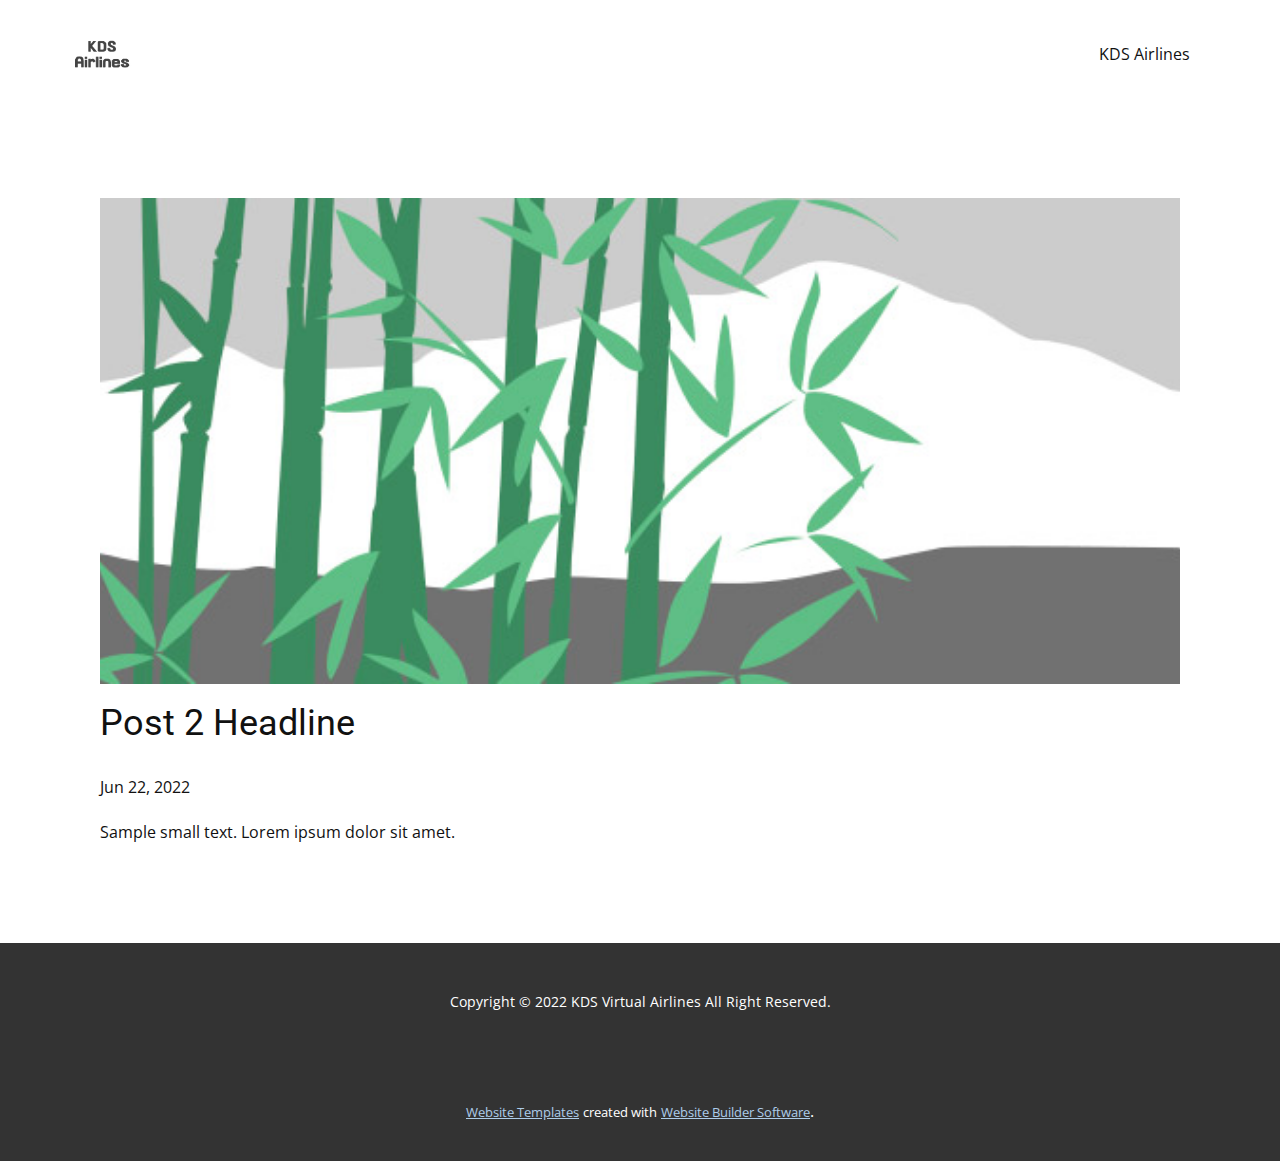
<file: blog/post-1.html>
<!doctype html>
<html style="font-size: 16px;"><head>
    <meta name="viewport" content="width=device-width, initial-scale=1.0">
    <meta charset="utf-8">
    <meta name="keywords" content="Post 1 Headline">
    <meta name="description" content="">
    <title>Post 2 Headline</title>
    <link rel="stylesheet" href="../nicepage.css" media="screen">
<link rel="stylesheet" href="../Post-Template.css" media="screen">
    <script class="u-script" type="text/javascript" src="../jquery.js" defer=""></script>
    <script class="u-script" type="text/javascript" src="../nicepage.js" defer=""></script>
    <meta name="generator" content="Nicepage 4.12.21, nicepage.com">
    <link id="u-theme-google-font" rel="stylesheet" href="https://fonts.googleapis.com/css?family=Roboto:100,100i,300,300i,400,400i,500,500i,700,700i,900,900i|Open+Sans:300,300i,400,400i,500,500i,600,600i,700,700i,800,800i">
    
    
    <script type="application/ld+json">{
		"@context": "http://schema.org",
		"@type": "Organization",
		"name": "",
		"logo": "images/20220508_114719.jpg"
}</script>
    <meta name="theme-color" content="#478ac9">
  </head>
  <body class="u-body u-xl-mode"><header class="u-clearfix u-header u-header" id="sec-850c"><div class="u-clearfix u-sheet u-sheet-1">
        <a href="https://www.kdsair.kro.kr/" class="u-image u-logo u-image-1" data-image-width="200" data-image-height="200" title="KDS AIR MAIN">
          <img src="../images/20220508_114719.jpg" class="u-logo-image u-logo-image-1">
        </a>
        <nav class="u-menu u-menu-dropdown u-offcanvas u-menu-1">
          <div class="menu-collapse" style="font-size: 1rem; letter-spacing: 0px;">
            <a class="u-button-style u-custom-left-right-menu-spacing u-custom-padding-bottom u-custom-top-bottom-menu-spacing u-nav-link u-text-active-palette-1-base u-text-hover-palette-2-base" href="#">
              <svg class="u-svg-link" viewBox="0 0 24 24"><use xmlns:xlink="http://www.w3.org/1999/xlink" xlink:href="#menu-hamburger"></use></svg>
              <svg class="u-svg-content" version="1.1" id="menu-hamburger" viewBox="0 0 16 16" x="0px" y="0px" xmlns:xlink="http://www.w3.org/1999/xlink" xmlns="http://www.w3.org/2000/svg"><g><rect y="1" width="16" height="2"></rect><rect y="7" width="16" height="2"></rect><rect y="13" width="16" height="2"></rect>
</g></svg>
            </a>
          </div>
          <div class="u-custom-menu u-nav-container">
            <ul class="u-nav u-unstyled u-nav-1"><li class="u-nav-item"><a class="u-button-style u-nav-link u-text-active-palette-1-base u-text-hover-palette-2-base" href="../KDS-Airlines.html" style="padding: 10px 20px;">KDS Airlines</a>
</li></ul>
          </div>
          <div class="u-custom-menu u-nav-container-collapse">
            <div class="u-black u-container-style u-inner-container-layout u-opacity u-opacity-95 u-sidenav">
              <div class="u-inner-container-layout u-sidenav-overflow">
                <div class="u-menu-close"></div>
                <ul class="u-align-center u-nav u-popupmenu-items u-unstyled u-nav-2"><li class="u-nav-item"><a class="u-button-style u-nav-link" href="../KDS-Airlines.html">KDS Airlines</a>
</li></ul>
              </div>
            </div>
            <div class="u-black u-menu-overlay u-opacity u-opacity-70"></div>
          </div>
        </nav>
      </div></header>
    <section class="u-align-center u-clearfix u-section-1" id="sec-c1ff">
      <div class="u-clearfix u-sheet u-valign-middle-md u-valign-middle-sm u-valign-middle-xs u-sheet-1"><!--post_details--><!--post_details_options_json--><!--{"source":""}--><!--/post_details_options_json--><!--blog_post-->
        <div class="u-container-style u-expanded-width u-post-details u-post-details-1">
          <div class="u-container-layout u-valign-middle u-container-layout-1"><!--blog_post_image-->
            <img alt="" class="u-blog-control u-expanded-width u-image u-image-default u-image-1" src="[data-uri]"><!--/blog_post_image--><!--blog_post_header-->
            <h2 class="u-blog-control u-text u-text-1">Post 2 Headline</h2><!--/blog_post_header--><!--blog_post_metadata-->
            <div class="u-blog-control u-metadata u-metadata-1"><!--blog_post_metadata_date-->
              <span class="u-meta-date u-meta-icon">Jun 22, 2022</span><!--/blog_post_metadata_date--><!--blog_post_metadata_category-->
              <!--/blog_post_metadata_category--><!--blog_post_metadata_comments-->
              <!--/blog_post_metadata_comments-->
            </div><!--/blog_post_metadata--><!--blog_post_content-->
            <div class="u-align-justify u-blog-control u-post-content u-text u-text-2 fr-view">
  Sample small text. Lorem ipsum dolor sit amet.
  </div><!--/blog_post_content-->
          </div>
        </div><!--/blog_post--><!--/post_details-->
      </div>
    </section>
    
    
    <footer class="u-align-center u-clearfix u-footer u-grey-80 u-footer" id="sec-32f6"><div class="u-clearfix u-sheet u-sheet-1">
        <p class="u-small-text u-text u-text-variant u-text-1">Copyright © 2022 KDS Virtual Airlines All Right Reserved.</p>
      </div></footer>
    <section class="u-backlink u-clearfix u-grey-80">
      <a class="u-link" href="https://nicepage.com/website-templates" target="_blank">
        <span>Website Templates</span>
      </a>
      <p class="u-text">
        <span>created with</span>
      </p>
      <a class="u-link" href="" target="_blank">
        <span>Website Builder Software</span>
      </a>. 
    </section>
  
</body></html>
</file>
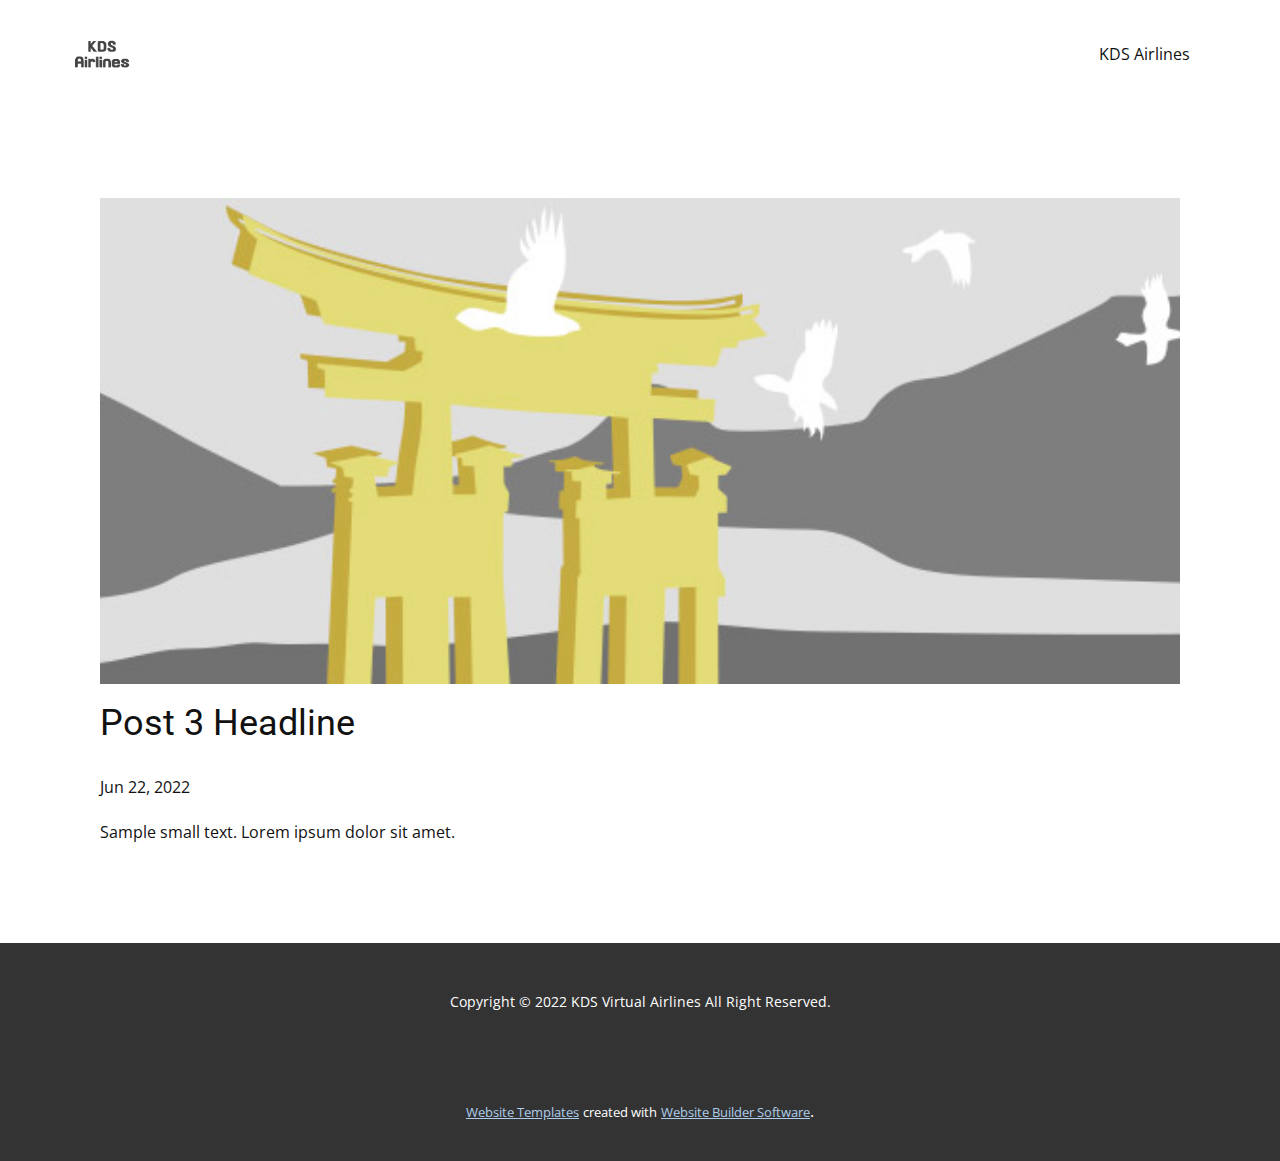
<file: blog/post-2.html>
<!doctype html>
<html style="font-size: 16px;"><head>
    <meta name="viewport" content="width=device-width, initial-scale=1.0">
    <meta charset="utf-8">
    <meta name="keywords" content="Post 1 Headline">
    <meta name="description" content="">
    <title>Post 3 Headline</title>
    <link rel="stylesheet" href="../nicepage.css" media="screen">
<link rel="stylesheet" href="../Post-Template.css" media="screen">
    <script class="u-script" type="text/javascript" src="../jquery.js" defer=""></script>
    <script class="u-script" type="text/javascript" src="../nicepage.js" defer=""></script>
    <meta name="generator" content="Nicepage 4.12.21, nicepage.com">
    <link id="u-theme-google-font" rel="stylesheet" href="https://fonts.googleapis.com/css?family=Roboto:100,100i,300,300i,400,400i,500,500i,700,700i,900,900i|Open+Sans:300,300i,400,400i,500,500i,600,600i,700,700i,800,800i">
    
    
    <script type="application/ld+json">{
		"@context": "http://schema.org",
		"@type": "Organization",
		"name": "",
		"logo": "images/20220508_114719.jpg"
}</script>
    <meta name="theme-color" content="#478ac9">
  </head>
  <body class="u-body u-xl-mode"><header class="u-clearfix u-header u-header" id="sec-850c"><div class="u-clearfix u-sheet u-sheet-1">
        <a href="https://www.kdsair.kro.kr/" class="u-image u-logo u-image-1" data-image-width="200" data-image-height="200" title="KDS AIR MAIN">
          <img src="../images/20220508_114719.jpg" class="u-logo-image u-logo-image-1">
        </a>
        <nav class="u-menu u-menu-dropdown u-offcanvas u-menu-1">
          <div class="menu-collapse" style="font-size: 1rem; letter-spacing: 0px;">
            <a class="u-button-style u-custom-left-right-menu-spacing u-custom-padding-bottom u-custom-top-bottom-menu-spacing u-nav-link u-text-active-palette-1-base u-text-hover-palette-2-base" href="#">
              <svg class="u-svg-link" viewBox="0 0 24 24"><use xmlns:xlink="http://www.w3.org/1999/xlink" xlink:href="#menu-hamburger"></use></svg>
              <svg class="u-svg-content" version="1.1" id="menu-hamburger" viewBox="0 0 16 16" x="0px" y="0px" xmlns:xlink="http://www.w3.org/1999/xlink" xmlns="http://www.w3.org/2000/svg"><g><rect y="1" width="16" height="2"></rect><rect y="7" width="16" height="2"></rect><rect y="13" width="16" height="2"></rect>
</g></svg>
            </a>
          </div>
          <div class="u-custom-menu u-nav-container">
            <ul class="u-nav u-unstyled u-nav-1"><li class="u-nav-item"><a class="u-button-style u-nav-link u-text-active-palette-1-base u-text-hover-palette-2-base" href="../KDS-Airlines.html" style="padding: 10px 20px;">KDS Airlines</a>
</li></ul>
          </div>
          <div class="u-custom-menu u-nav-container-collapse">
            <div class="u-black u-container-style u-inner-container-layout u-opacity u-opacity-95 u-sidenav">
              <div class="u-inner-container-layout u-sidenav-overflow">
                <div class="u-menu-close"></div>
                <ul class="u-align-center u-nav u-popupmenu-items u-unstyled u-nav-2"><li class="u-nav-item"><a class="u-button-style u-nav-link" href="../KDS-Airlines.html">KDS Airlines</a>
</li></ul>
              </div>
            </div>
            <div class="u-black u-menu-overlay u-opacity u-opacity-70"></div>
          </div>
        </nav>
      </div></header>
    <section class="u-align-center u-clearfix u-section-1" id="sec-c1ff">
      <div class="u-clearfix u-sheet u-valign-middle-md u-valign-middle-sm u-valign-middle-xs u-sheet-1"><!--post_details--><!--post_details_options_json--><!--{"source":""}--><!--/post_details_options_json--><!--blog_post-->
        <div class="u-container-style u-expanded-width u-post-details u-post-details-1">
          <div class="u-container-layout u-valign-middle u-container-layout-1"><!--blog_post_image-->
            <img alt="" class="u-blog-control u-expanded-width u-image u-image-default u-image-1" src="[data-uri]"><!--/blog_post_image--><!--blog_post_header-->
            <h2 class="u-blog-control u-text u-text-1">Post 3 Headline</h2><!--/blog_post_header--><!--blog_post_metadata-->
            <div class="u-blog-control u-metadata u-metadata-1"><!--blog_post_metadata_date-->
              <span class="u-meta-date u-meta-icon">Jun 22, 2022</span><!--/blog_post_metadata_date--><!--blog_post_metadata_category-->
              <!--/blog_post_metadata_category--><!--blog_post_metadata_comments-->
              <!--/blog_post_metadata_comments-->
            </div><!--/blog_post_metadata--><!--blog_post_content-->
            <div class="u-align-justify u-blog-control u-post-content u-text u-text-2 fr-view">
  Sample small text. Lorem ipsum dolor sit amet.
  </div><!--/blog_post_content-->
          </div>
        </div><!--/blog_post--><!--/post_details-->
      </div>
    </section>
    
    
    <footer class="u-align-center u-clearfix u-footer u-grey-80 u-footer" id="sec-32f6"><div class="u-clearfix u-sheet u-sheet-1">
        <p class="u-small-text u-text u-text-variant u-text-1">Copyright © 2022 KDS Virtual Airlines All Right Reserved.</p>
      </div></footer>
    <section class="u-backlink u-clearfix u-grey-80">
      <a class="u-link" href="https://nicepage.com/website-templates" target="_blank">
        <span>Website Templates</span>
      </a>
      <p class="u-text">
        <span>created with</span>
      </p>
      <a class="u-link" href="" target="_blank">
        <span>Website Builder Software</span>
      </a>. 
    </section>
  
</body></html>
</file>
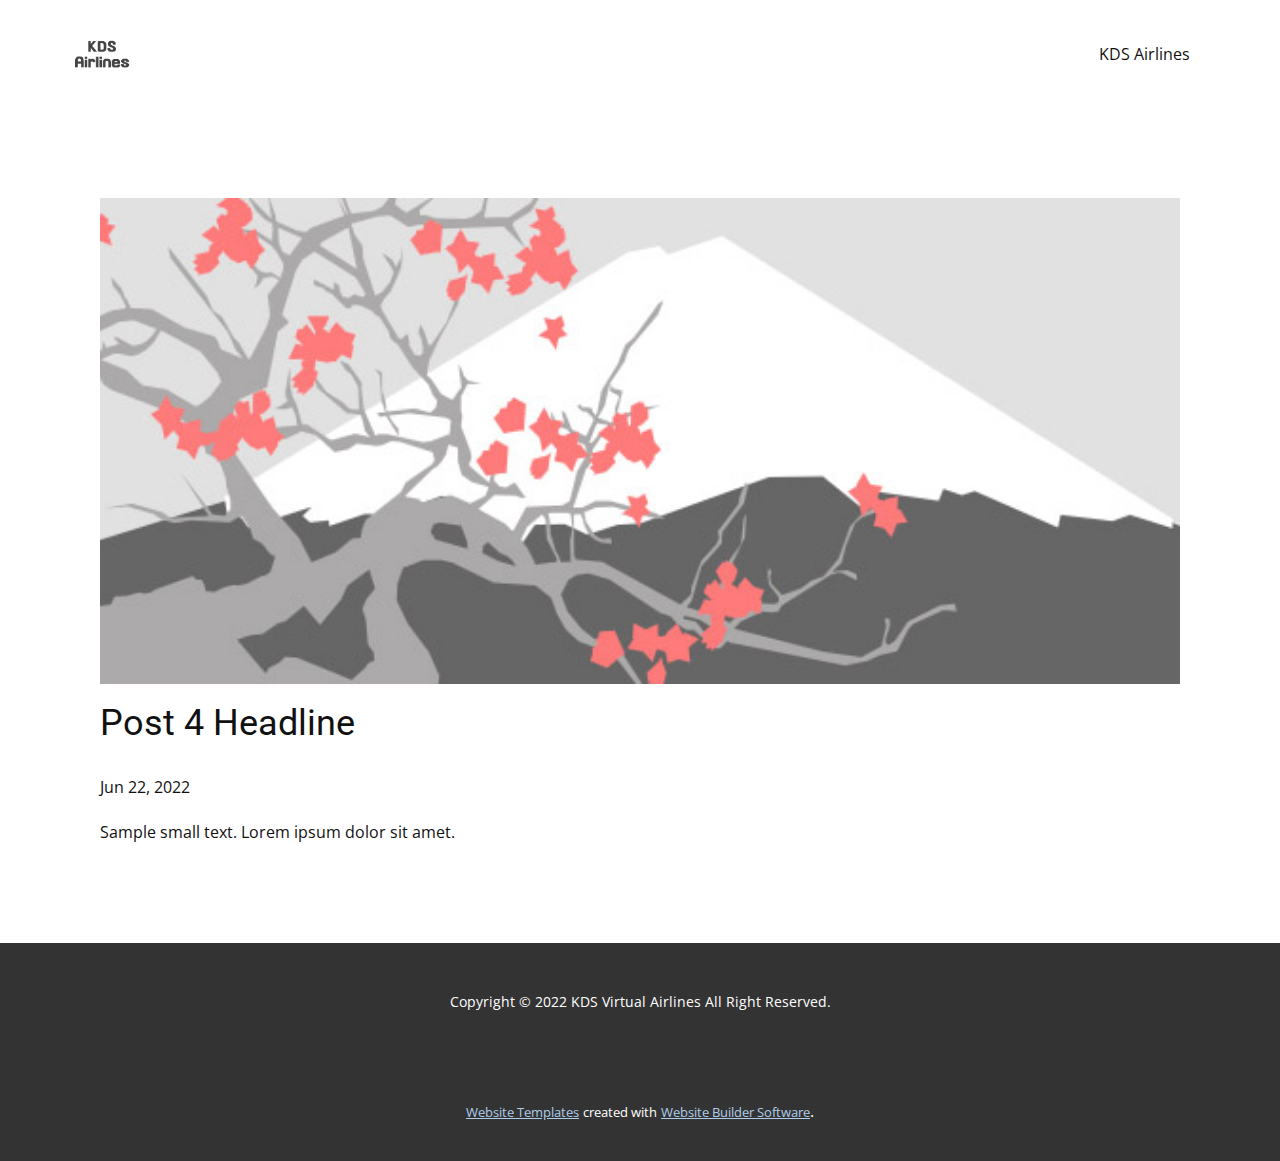
<file: blog/post-3.html>
<!doctype html>
<html style="font-size: 16px;"><head>
    <meta name="viewport" content="width=device-width, initial-scale=1.0">
    <meta charset="utf-8">
    <meta name="keywords" content="Post 1 Headline">
    <meta name="description" content="">
    <title>Post 4 Headline</title>
    <link rel="stylesheet" href="../nicepage.css" media="screen">
<link rel="stylesheet" href="../Post-Template.css" media="screen">
    <script class="u-script" type="text/javascript" src="../jquery.js" defer=""></script>
    <script class="u-script" type="text/javascript" src="../nicepage.js" defer=""></script>
    <meta name="generator" content="Nicepage 4.12.21, nicepage.com">
    <link id="u-theme-google-font" rel="stylesheet" href="https://fonts.googleapis.com/css?family=Roboto:100,100i,300,300i,400,400i,500,500i,700,700i,900,900i|Open+Sans:300,300i,400,400i,500,500i,600,600i,700,700i,800,800i">
    
    
    <script type="application/ld+json">{
		"@context": "http://schema.org",
		"@type": "Organization",
		"name": "",
		"logo": "images/20220508_114719.jpg"
}</script>
    <meta name="theme-color" content="#478ac9">
  </head>
  <body class="u-body u-xl-mode"><header class="u-clearfix u-header u-header" id="sec-850c"><div class="u-clearfix u-sheet u-sheet-1">
        <a href="https://www.kdsair.kro.kr/" class="u-image u-logo u-image-1" data-image-width="200" data-image-height="200" title="KDS AIR MAIN">
          <img src="../images/20220508_114719.jpg" class="u-logo-image u-logo-image-1">
        </a>
        <nav class="u-menu u-menu-dropdown u-offcanvas u-menu-1">
          <div class="menu-collapse" style="font-size: 1rem; letter-spacing: 0px;">
            <a class="u-button-style u-custom-left-right-menu-spacing u-custom-padding-bottom u-custom-top-bottom-menu-spacing u-nav-link u-text-active-palette-1-base u-text-hover-palette-2-base" href="#">
              <svg class="u-svg-link" viewBox="0 0 24 24"><use xmlns:xlink="http://www.w3.org/1999/xlink" xlink:href="#menu-hamburger"></use></svg>
              <svg class="u-svg-content" version="1.1" id="menu-hamburger" viewBox="0 0 16 16" x="0px" y="0px" xmlns:xlink="http://www.w3.org/1999/xlink" xmlns="http://www.w3.org/2000/svg"><g><rect y="1" width="16" height="2"></rect><rect y="7" width="16" height="2"></rect><rect y="13" width="16" height="2"></rect>
</g></svg>
            </a>
          </div>
          <div class="u-custom-menu u-nav-container">
            <ul class="u-nav u-unstyled u-nav-1"><li class="u-nav-item"><a class="u-button-style u-nav-link u-text-active-palette-1-base u-text-hover-palette-2-base" href="../KDS-Airlines.html" style="padding: 10px 20px;">KDS Airlines</a>
</li></ul>
          </div>
          <div class="u-custom-menu u-nav-container-collapse">
            <div class="u-black u-container-style u-inner-container-layout u-opacity u-opacity-95 u-sidenav">
              <div class="u-inner-container-layout u-sidenav-overflow">
                <div class="u-menu-close"></div>
                <ul class="u-align-center u-nav u-popupmenu-items u-unstyled u-nav-2"><li class="u-nav-item"><a class="u-button-style u-nav-link" href="../KDS-Airlines.html">KDS Airlines</a>
</li></ul>
              </div>
            </div>
            <div class="u-black u-menu-overlay u-opacity u-opacity-70"></div>
          </div>
        </nav>
      </div></header>
    <section class="u-align-center u-clearfix u-section-1" id="sec-c1ff">
      <div class="u-clearfix u-sheet u-valign-middle-md u-valign-middle-sm u-valign-middle-xs u-sheet-1"><!--post_details--><!--post_details_options_json--><!--{"source":""}--><!--/post_details_options_json--><!--blog_post-->
        <div class="u-container-style u-expanded-width u-post-details u-post-details-1">
          <div class="u-container-layout u-valign-middle u-container-layout-1"><!--blog_post_image-->
            <img alt="" class="u-blog-control u-expanded-width u-image u-image-default u-image-1" src="[data-uri]"><!--/blog_post_image--><!--blog_post_header-->
            <h2 class="u-blog-control u-text u-text-1">Post 4 Headline</h2><!--/blog_post_header--><!--blog_post_metadata-->
            <div class="u-blog-control u-metadata u-metadata-1"><!--blog_post_metadata_date-->
              <span class="u-meta-date u-meta-icon">Jun 22, 2022</span><!--/blog_post_metadata_date--><!--blog_post_metadata_category-->
              <!--/blog_post_metadata_category--><!--blog_post_metadata_comments-->
              <!--/blog_post_metadata_comments-->
            </div><!--/blog_post_metadata--><!--blog_post_content-->
            <div class="u-align-justify u-blog-control u-post-content u-text u-text-2 fr-view">
  Sample small text. Lorem ipsum dolor sit amet.
  </div><!--/blog_post_content-->
          </div>
        </div><!--/blog_post--><!--/post_details-->
      </div>
    </section>
    
    
    <footer class="u-align-center u-clearfix u-footer u-grey-80 u-footer" id="sec-32f6"><div class="u-clearfix u-sheet u-sheet-1">
        <p class="u-small-text u-text u-text-variant u-text-1">Copyright © 2022 KDS Virtual Airlines All Right Reserved.</p>
      </div></footer>
    <section class="u-backlink u-clearfix u-grey-80">
      <a class="u-link" href="https://nicepage.com/website-templates" target="_blank">
        <span>Website Templates</span>
      </a>
      <p class="u-text">
        <span>created with</span>
      </p>
      <a class="u-link" href="" target="_blank">
        <span>Website Builder Software</span>
      </a>. 
    </section>
  
</body></html>
</file>
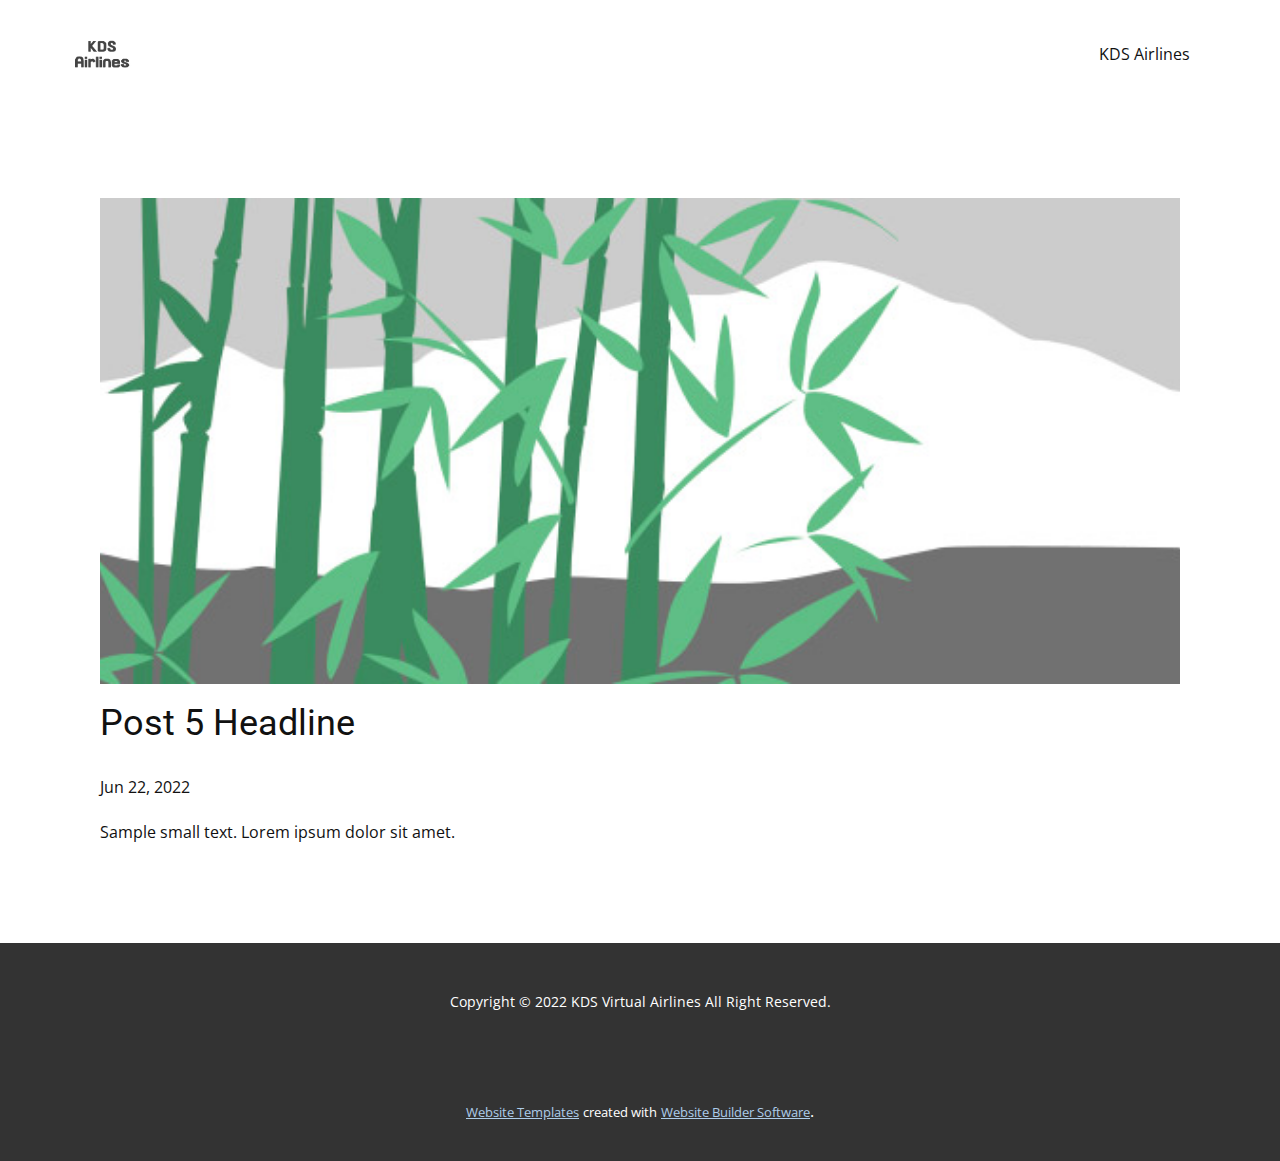
<file: blog/post-4.html>
<!doctype html>
<html style="font-size: 16px;"><head>
    <meta name="viewport" content="width=device-width, initial-scale=1.0">
    <meta charset="utf-8">
    <meta name="keywords" content="Post 1 Headline">
    <meta name="description" content="">
    <title>Post 5 Headline</title>
    <link rel="stylesheet" href="../nicepage.css" media="screen">
<link rel="stylesheet" href="../Post-Template.css" media="screen">
    <script class="u-script" type="text/javascript" src="../jquery.js" defer=""></script>
    <script class="u-script" type="text/javascript" src="../nicepage.js" defer=""></script>
    <meta name="generator" content="Nicepage 4.12.21, nicepage.com">
    <link id="u-theme-google-font" rel="stylesheet" href="https://fonts.googleapis.com/css?family=Roboto:100,100i,300,300i,400,400i,500,500i,700,700i,900,900i|Open+Sans:300,300i,400,400i,500,500i,600,600i,700,700i,800,800i">
    
    
    <script type="application/ld+json">{
		"@context": "http://schema.org",
		"@type": "Organization",
		"name": "",
		"logo": "images/20220508_114719.jpg"
}</script>
    <meta name="theme-color" content="#478ac9">
  </head>
  <body class="u-body u-xl-mode"><header class="u-clearfix u-header u-header" id="sec-850c"><div class="u-clearfix u-sheet u-sheet-1">
        <a href="https://www.kdsair.kro.kr/" class="u-image u-logo u-image-1" data-image-width="200" data-image-height="200" title="KDS AIR MAIN">
          <img src="../images/20220508_114719.jpg" class="u-logo-image u-logo-image-1">
        </a>
        <nav class="u-menu u-menu-dropdown u-offcanvas u-menu-1">
          <div class="menu-collapse" style="font-size: 1rem; letter-spacing: 0px;">
            <a class="u-button-style u-custom-left-right-menu-spacing u-custom-padding-bottom u-custom-top-bottom-menu-spacing u-nav-link u-text-active-palette-1-base u-text-hover-palette-2-base" href="#">
              <svg class="u-svg-link" viewBox="0 0 24 24"><use xmlns:xlink="http://www.w3.org/1999/xlink" xlink:href="#menu-hamburger"></use></svg>
              <svg class="u-svg-content" version="1.1" id="menu-hamburger" viewBox="0 0 16 16" x="0px" y="0px" xmlns:xlink="http://www.w3.org/1999/xlink" xmlns="http://www.w3.org/2000/svg"><g><rect y="1" width="16" height="2"></rect><rect y="7" width="16" height="2"></rect><rect y="13" width="16" height="2"></rect>
</g></svg>
            </a>
          </div>
          <div class="u-custom-menu u-nav-container">
            <ul class="u-nav u-unstyled u-nav-1"><li class="u-nav-item"><a class="u-button-style u-nav-link u-text-active-palette-1-base u-text-hover-palette-2-base" href="../KDS-Airlines.html" style="padding: 10px 20px;">KDS Airlines</a>
</li></ul>
          </div>
          <div class="u-custom-menu u-nav-container-collapse">
            <div class="u-black u-container-style u-inner-container-layout u-opacity u-opacity-95 u-sidenav">
              <div class="u-inner-container-layout u-sidenav-overflow">
                <div class="u-menu-close"></div>
                <ul class="u-align-center u-nav u-popupmenu-items u-unstyled u-nav-2"><li class="u-nav-item"><a class="u-button-style u-nav-link" href="../KDS-Airlines.html">KDS Airlines</a>
</li></ul>
              </div>
            </div>
            <div class="u-black u-menu-overlay u-opacity u-opacity-70"></div>
          </div>
        </nav>
      </div></header>
    <section class="u-align-center u-clearfix u-section-1" id="sec-c1ff">
      <div class="u-clearfix u-sheet u-valign-middle-md u-valign-middle-sm u-valign-middle-xs u-sheet-1"><!--post_details--><!--post_details_options_json--><!--{"source":""}--><!--/post_details_options_json--><!--blog_post-->
        <div class="u-container-style u-expanded-width u-post-details u-post-details-1">
          <div class="u-container-layout u-valign-middle u-container-layout-1"><!--blog_post_image-->
            <img alt="" class="u-blog-control u-expanded-width u-image u-image-default u-image-1" src="[data-uri]"><!--/blog_post_image--><!--blog_post_header-->
            <h2 class="u-blog-control u-text u-text-1">Post 5 Headline</h2><!--/blog_post_header--><!--blog_post_metadata-->
            <div class="u-blog-control u-metadata u-metadata-1"><!--blog_post_metadata_date-->
              <span class="u-meta-date u-meta-icon">Jun 22, 2022</span><!--/blog_post_metadata_date--><!--blog_post_metadata_category-->
              <!--/blog_post_metadata_category--><!--blog_post_metadata_comments-->
              <!--/blog_post_metadata_comments-->
            </div><!--/blog_post_metadata--><!--blog_post_content-->
            <div class="u-align-justify u-blog-control u-post-content u-text u-text-2 fr-view">
  Sample small text. Lorem ipsum dolor sit amet.
  </div><!--/blog_post_content-->
          </div>
        </div><!--/blog_post--><!--/post_details-->
      </div>
    </section>
    
    
    <footer class="u-align-center u-clearfix u-footer u-grey-80 u-footer" id="sec-32f6"><div class="u-clearfix u-sheet u-sheet-1">
        <p class="u-small-text u-text u-text-variant u-text-1">Copyright © 2022 KDS Virtual Airlines All Right Reserved.</p>
      </div></footer>
    <section class="u-backlink u-clearfix u-grey-80">
      <a class="u-link" href="https://nicepage.com/website-templates" target="_blank">
        <span>Website Templates</span>
      </a>
      <p class="u-text">
        <span>created with</span>
      </p>
      <a class="u-link" href="" target="_blank">
        <span>Website Builder Software</span>
      </a>. 
    </section>
  
</body></html>
</file>
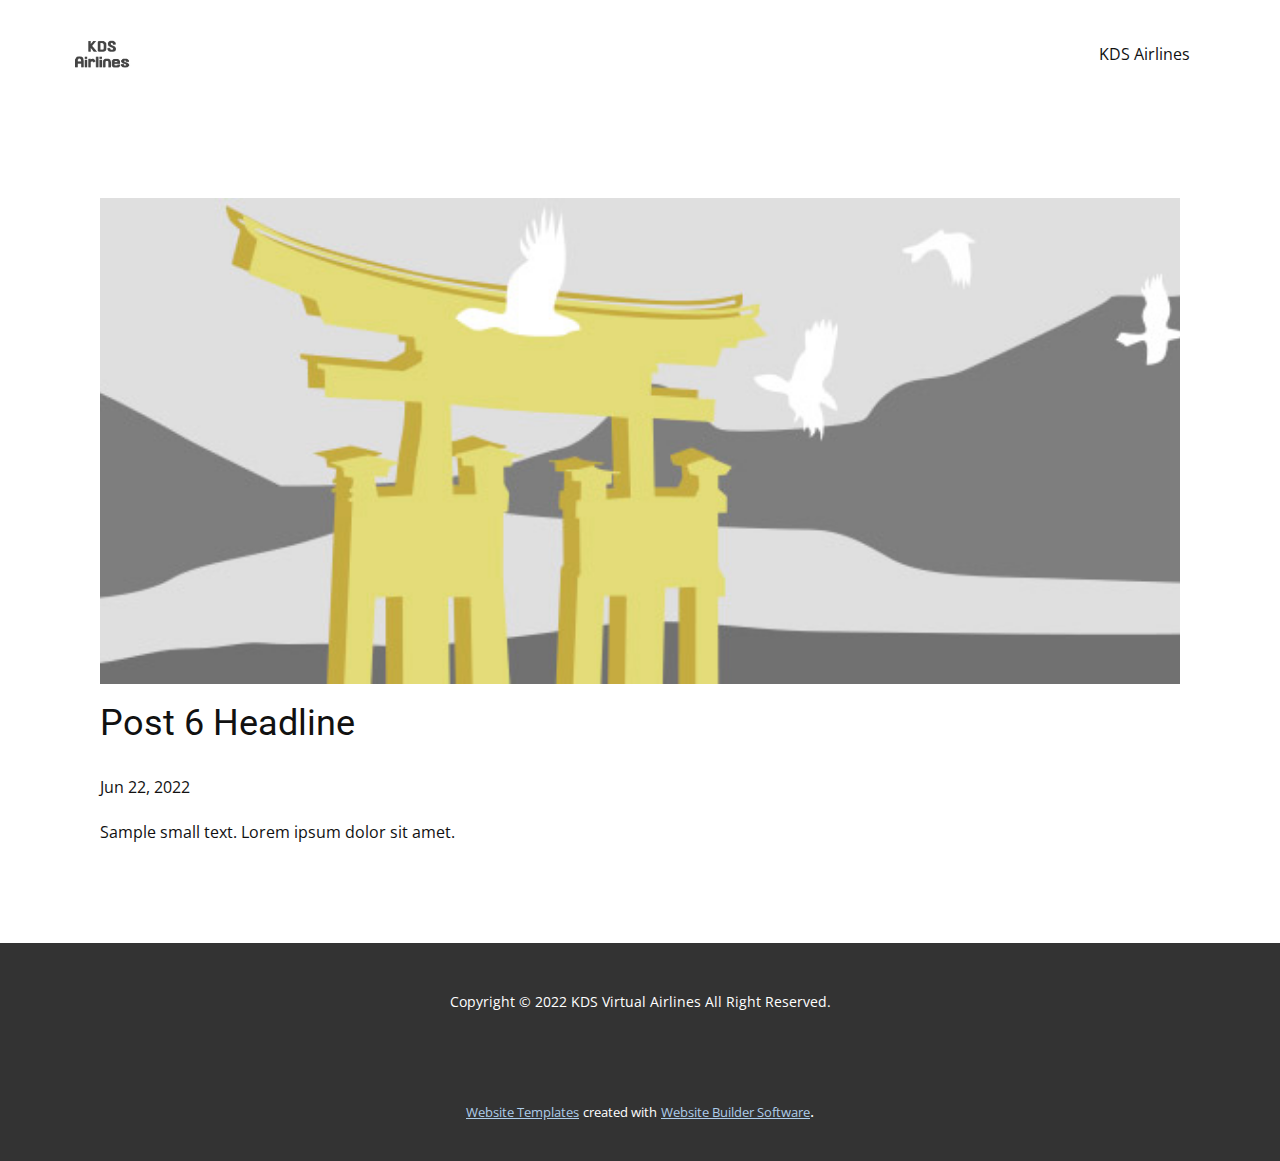
<file: blog/post-5.html>
<!doctype html>
<html style="font-size: 16px;"><head>
    <meta name="viewport" content="width=device-width, initial-scale=1.0">
    <meta charset="utf-8">
    <meta name="keywords" content="Post 1 Headline">
    <meta name="description" content="">
    <title>Post 6 Headline</title>
    <link rel="stylesheet" href="../nicepage.css" media="screen">
<link rel="stylesheet" href="../Post-Template.css" media="screen">
    <script class="u-script" type="text/javascript" src="../jquery.js" defer=""></script>
    <script class="u-script" type="text/javascript" src="../nicepage.js" defer=""></script>
    <meta name="generator" content="Nicepage 4.12.21, nicepage.com">
    <link id="u-theme-google-font" rel="stylesheet" href="https://fonts.googleapis.com/css?family=Roboto:100,100i,300,300i,400,400i,500,500i,700,700i,900,900i|Open+Sans:300,300i,400,400i,500,500i,600,600i,700,700i,800,800i">
    
    
    <script type="application/ld+json">{
		"@context": "http://schema.org",
		"@type": "Organization",
		"name": "",
		"logo": "images/20220508_114719.jpg"
}</script>
    <meta name="theme-color" content="#478ac9">
  </head>
  <body class="u-body u-xl-mode"><header class="u-clearfix u-header u-header" id="sec-850c"><div class="u-clearfix u-sheet u-sheet-1">
        <a href="https://www.kdsair.kro.kr/" class="u-image u-logo u-image-1" data-image-width="200" data-image-height="200" title="KDS AIR MAIN">
          <img src="../images/20220508_114719.jpg" class="u-logo-image u-logo-image-1">
        </a>
        <nav class="u-menu u-menu-dropdown u-offcanvas u-menu-1">
          <div class="menu-collapse" style="font-size: 1rem; letter-spacing: 0px;">
            <a class="u-button-style u-custom-left-right-menu-spacing u-custom-padding-bottom u-custom-top-bottom-menu-spacing u-nav-link u-text-active-palette-1-base u-text-hover-palette-2-base" href="#">
              <svg class="u-svg-link" viewBox="0 0 24 24"><use xmlns:xlink="http://www.w3.org/1999/xlink" xlink:href="#menu-hamburger"></use></svg>
              <svg class="u-svg-content" version="1.1" id="menu-hamburger" viewBox="0 0 16 16" x="0px" y="0px" xmlns:xlink="http://www.w3.org/1999/xlink" xmlns="http://www.w3.org/2000/svg"><g><rect y="1" width="16" height="2"></rect><rect y="7" width="16" height="2"></rect><rect y="13" width="16" height="2"></rect>
</g></svg>
            </a>
          </div>
          <div class="u-custom-menu u-nav-container">
            <ul class="u-nav u-unstyled u-nav-1"><li class="u-nav-item"><a class="u-button-style u-nav-link u-text-active-palette-1-base u-text-hover-palette-2-base" href="../KDS-Airlines.html" style="padding: 10px 20px;">KDS Airlines</a>
</li></ul>
          </div>
          <div class="u-custom-menu u-nav-container-collapse">
            <div class="u-black u-container-style u-inner-container-layout u-opacity u-opacity-95 u-sidenav">
              <div class="u-inner-container-layout u-sidenav-overflow">
                <div class="u-menu-close"></div>
                <ul class="u-align-center u-nav u-popupmenu-items u-unstyled u-nav-2"><li class="u-nav-item"><a class="u-button-style u-nav-link" href="../KDS-Airlines.html">KDS Airlines</a>
</li></ul>
              </div>
            </div>
            <div class="u-black u-menu-overlay u-opacity u-opacity-70"></div>
          </div>
        </nav>
      </div></header>
    <section class="u-align-center u-clearfix u-section-1" id="sec-c1ff">
      <div class="u-clearfix u-sheet u-valign-middle-md u-valign-middle-sm u-valign-middle-xs u-sheet-1"><!--post_details--><!--post_details_options_json--><!--{"source":""}--><!--/post_details_options_json--><!--blog_post-->
        <div class="u-container-style u-expanded-width u-post-details u-post-details-1">
          <div class="u-container-layout u-valign-middle u-container-layout-1"><!--blog_post_image-->
            <img alt="" class="u-blog-control u-expanded-width u-image u-image-default u-image-1" src="[data-uri]"><!--/blog_post_image--><!--blog_post_header-->
            <h2 class="u-blog-control u-text u-text-1">Post 6 Headline</h2><!--/blog_post_header--><!--blog_post_metadata-->
            <div class="u-blog-control u-metadata u-metadata-1"><!--blog_post_metadata_date-->
              <span class="u-meta-date u-meta-icon">Jun 22, 2022</span><!--/blog_post_metadata_date--><!--blog_post_metadata_category-->
              <!--/blog_post_metadata_category--><!--blog_post_metadata_comments-->
              <!--/blog_post_metadata_comments-->
            </div><!--/blog_post_metadata--><!--blog_post_content-->
            <div class="u-align-justify u-blog-control u-post-content u-text u-text-2 fr-view">
  Sample small text. Lorem ipsum dolor sit amet.
  </div><!--/blog_post_content-->
          </div>
        </div><!--/blog_post--><!--/post_details-->
      </div>
    </section>
    
    
    <footer class="u-align-center u-clearfix u-footer u-grey-80 u-footer" id="sec-32f6"><div class="u-clearfix u-sheet u-sheet-1">
        <p class="u-small-text u-text u-text-variant u-text-1">Copyright © 2022 KDS Virtual Airlines All Right Reserved.</p>
      </div></footer>
    <section class="u-backlink u-clearfix u-grey-80">
      <a class="u-link" href="https://nicepage.com/website-templates" target="_blank">
        <span>Website Templates</span>
      </a>
      <p class="u-text">
        <span>created with</span>
      </p>
      <a class="u-link" href="" target="_blank">
        <span>Website Builder Software</span>
      </a>. 
    </section>
  
</body></html>
</file>
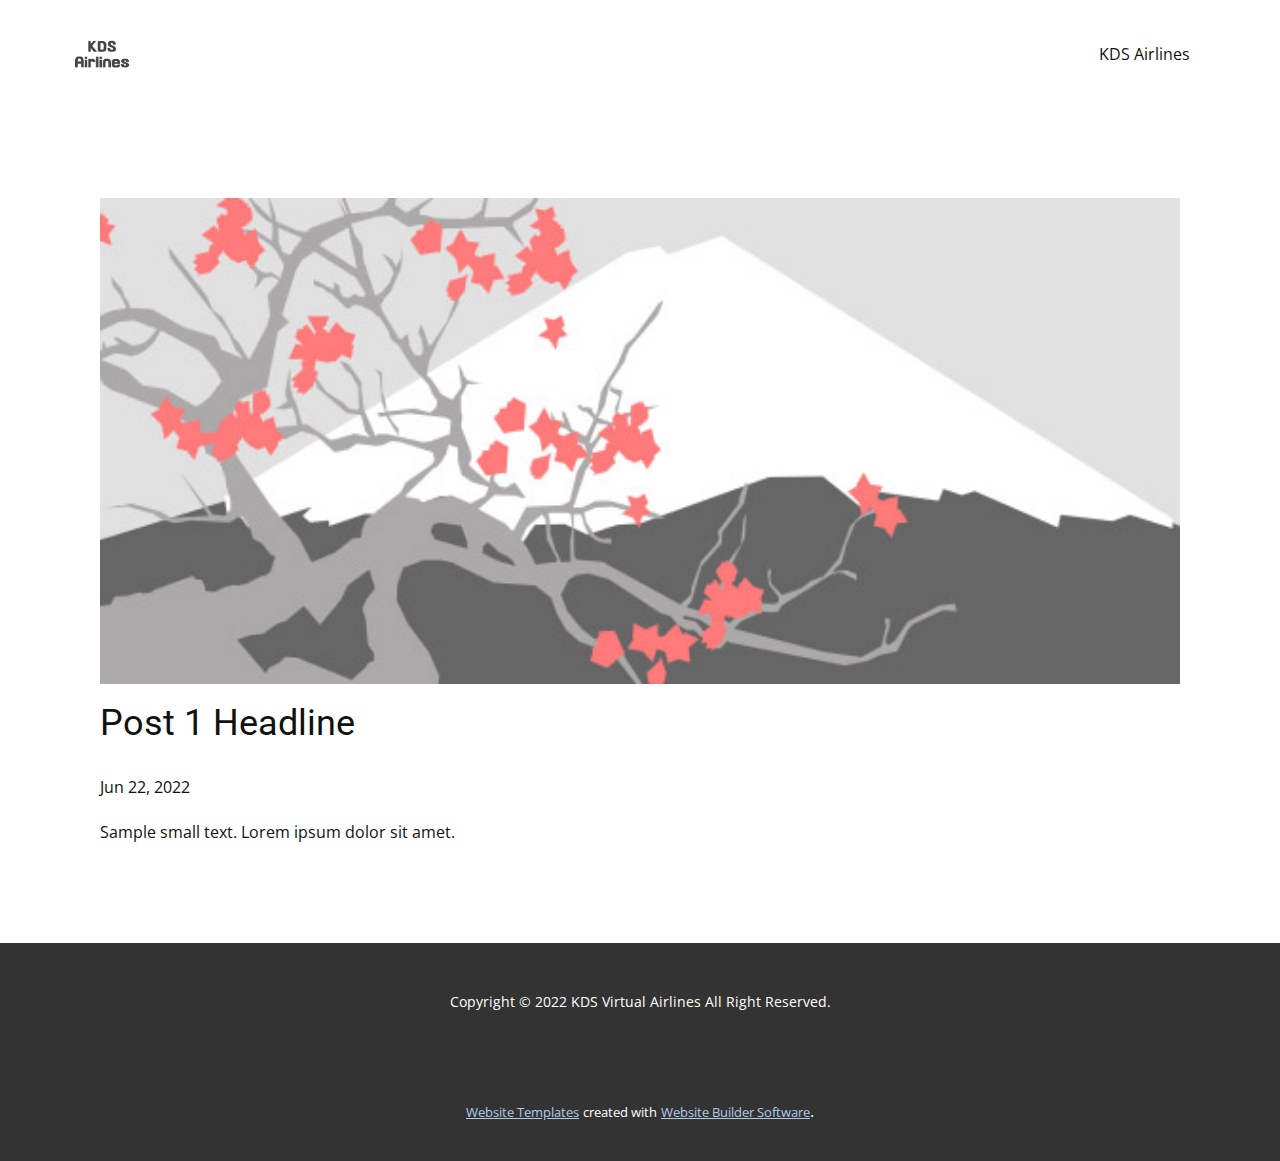
<file: blog/post.html>
<!doctype html>
<html style="font-size: 16px;"><head>
    <meta name="viewport" content="width=device-width, initial-scale=1.0">
    <meta charset="utf-8">
    <meta name="keywords" content="Post 1 Headline">
    <meta name="description" content="">
    <title>Post 1 Headline</title>
    <link rel="stylesheet" href="../nicepage.css" media="screen">
<link rel="stylesheet" href="../Post-Template.css" media="screen">
    <script class="u-script" type="text/javascript" src="../jquery.js" defer=""></script>
    <script class="u-script" type="text/javascript" src="../nicepage.js" defer=""></script>
    <meta name="generator" content="Nicepage 4.12.21, nicepage.com">
    <link id="u-theme-google-font" rel="stylesheet" href="https://fonts.googleapis.com/css?family=Roboto:100,100i,300,300i,400,400i,500,500i,700,700i,900,900i|Open+Sans:300,300i,400,400i,500,500i,600,600i,700,700i,800,800i">
    
    
    <script type="application/ld+json">{
		"@context": "http://schema.org",
		"@type": "Organization",
		"name": "",
		"logo": "images/20220508_114719.jpg"
}</script>
    <meta name="theme-color" content="#478ac9">
  </head>
  <body class="u-body u-xl-mode"><header class="u-clearfix u-header u-header" id="sec-850c"><div class="u-clearfix u-sheet u-sheet-1">
        <a href="https://www.kdsair.kro.kr/" class="u-image u-logo u-image-1" data-image-width="200" data-image-height="200" title="KDS AIR MAIN">
          <img src="../images/20220508_114719.jpg" class="u-logo-image u-logo-image-1">
        </a>
        <nav class="u-menu u-menu-dropdown u-offcanvas u-menu-1">
          <div class="menu-collapse" style="font-size: 1rem; letter-spacing: 0px;">
            <a class="u-button-style u-custom-left-right-menu-spacing u-custom-padding-bottom u-custom-top-bottom-menu-spacing u-nav-link u-text-active-palette-1-base u-text-hover-palette-2-base" href="#">
              <svg class="u-svg-link" viewBox="0 0 24 24"><use xmlns:xlink="http://www.w3.org/1999/xlink" xlink:href="#menu-hamburger"></use></svg>
              <svg class="u-svg-content" version="1.1" id="menu-hamburger" viewBox="0 0 16 16" x="0px" y="0px" xmlns:xlink="http://www.w3.org/1999/xlink" xmlns="http://www.w3.org/2000/svg"><g><rect y="1" width="16" height="2"></rect><rect y="7" width="16" height="2"></rect><rect y="13" width="16" height="2"></rect>
</g></svg>
            </a>
          </div>
          <div class="u-custom-menu u-nav-container">
            <ul class="u-nav u-unstyled u-nav-1"><li class="u-nav-item"><a class="u-button-style u-nav-link u-text-active-palette-1-base u-text-hover-palette-2-base" href="../KDS-Airlines.html" style="padding: 10px 20px;">KDS Airlines</a>
</li></ul>
          </div>
          <div class="u-custom-menu u-nav-container-collapse">
            <div class="u-black u-container-style u-inner-container-layout u-opacity u-opacity-95 u-sidenav">
              <div class="u-inner-container-layout u-sidenav-overflow">
                <div class="u-menu-close"></div>
                <ul class="u-align-center u-nav u-popupmenu-items u-unstyled u-nav-2"><li class="u-nav-item"><a class="u-button-style u-nav-link" href="../KDS-Airlines.html">KDS Airlines</a>
</li></ul>
              </div>
            </div>
            <div class="u-black u-menu-overlay u-opacity u-opacity-70"></div>
          </div>
        </nav>
      </div></header>
    <section class="u-align-center u-clearfix u-section-1" id="sec-c1ff">
      <div class="u-clearfix u-sheet u-valign-middle-md u-valign-middle-sm u-valign-middle-xs u-sheet-1"><!--post_details--><!--post_details_options_json--><!--{"source":""}--><!--/post_details_options_json--><!--blog_post-->
        <div class="u-container-style u-expanded-width u-post-details u-post-details-1">
          <div class="u-container-layout u-valign-middle u-container-layout-1"><!--blog_post_image-->
            <img alt="" class="u-blog-control u-expanded-width u-image u-image-default u-image-1" src="[data-uri]"><!--/blog_post_image--><!--blog_post_header-->
            <h2 class="u-blog-control u-text u-text-1">Post 1 Headline</h2><!--/blog_post_header--><!--blog_post_metadata-->
            <div class="u-blog-control u-metadata u-metadata-1"><!--blog_post_metadata_date-->
              <span class="u-meta-date u-meta-icon">Jun 22, 2022</span><!--/blog_post_metadata_date--><!--blog_post_metadata_category-->
              <!--/blog_post_metadata_category--><!--blog_post_metadata_comments-->
              <!--/blog_post_metadata_comments-->
            </div><!--/blog_post_metadata--><!--blog_post_content-->
            <div class="u-align-justify u-blog-control u-post-content u-text u-text-2 fr-view">
  Sample small text. Lorem ipsum dolor sit amet.
  </div><!--/blog_post_content-->
          </div>
        </div><!--/blog_post--><!--/post_details-->
      </div>
    </section>
    
    
    <footer class="u-align-center u-clearfix u-footer u-grey-80 u-footer" id="sec-32f6"><div class="u-clearfix u-sheet u-sheet-1">
        <p class="u-small-text u-text u-text-variant u-text-1">Copyright © 2022 KDS Virtual Airlines All Right Reserved.</p>
      </div></footer>
    <section class="u-backlink u-clearfix u-grey-80">
      <a class="u-link" href="https://nicepage.com/website-templates" target="_blank">
        <span>Website Templates</span>
      </a>
      <p class="u-text">
        <span>created with</span>
      </p>
      <a class="u-link" href="" target="_blank">
        <span>Website Builder Software</span>
      </a>. 
    </section>
  
</body></html>
</file>
